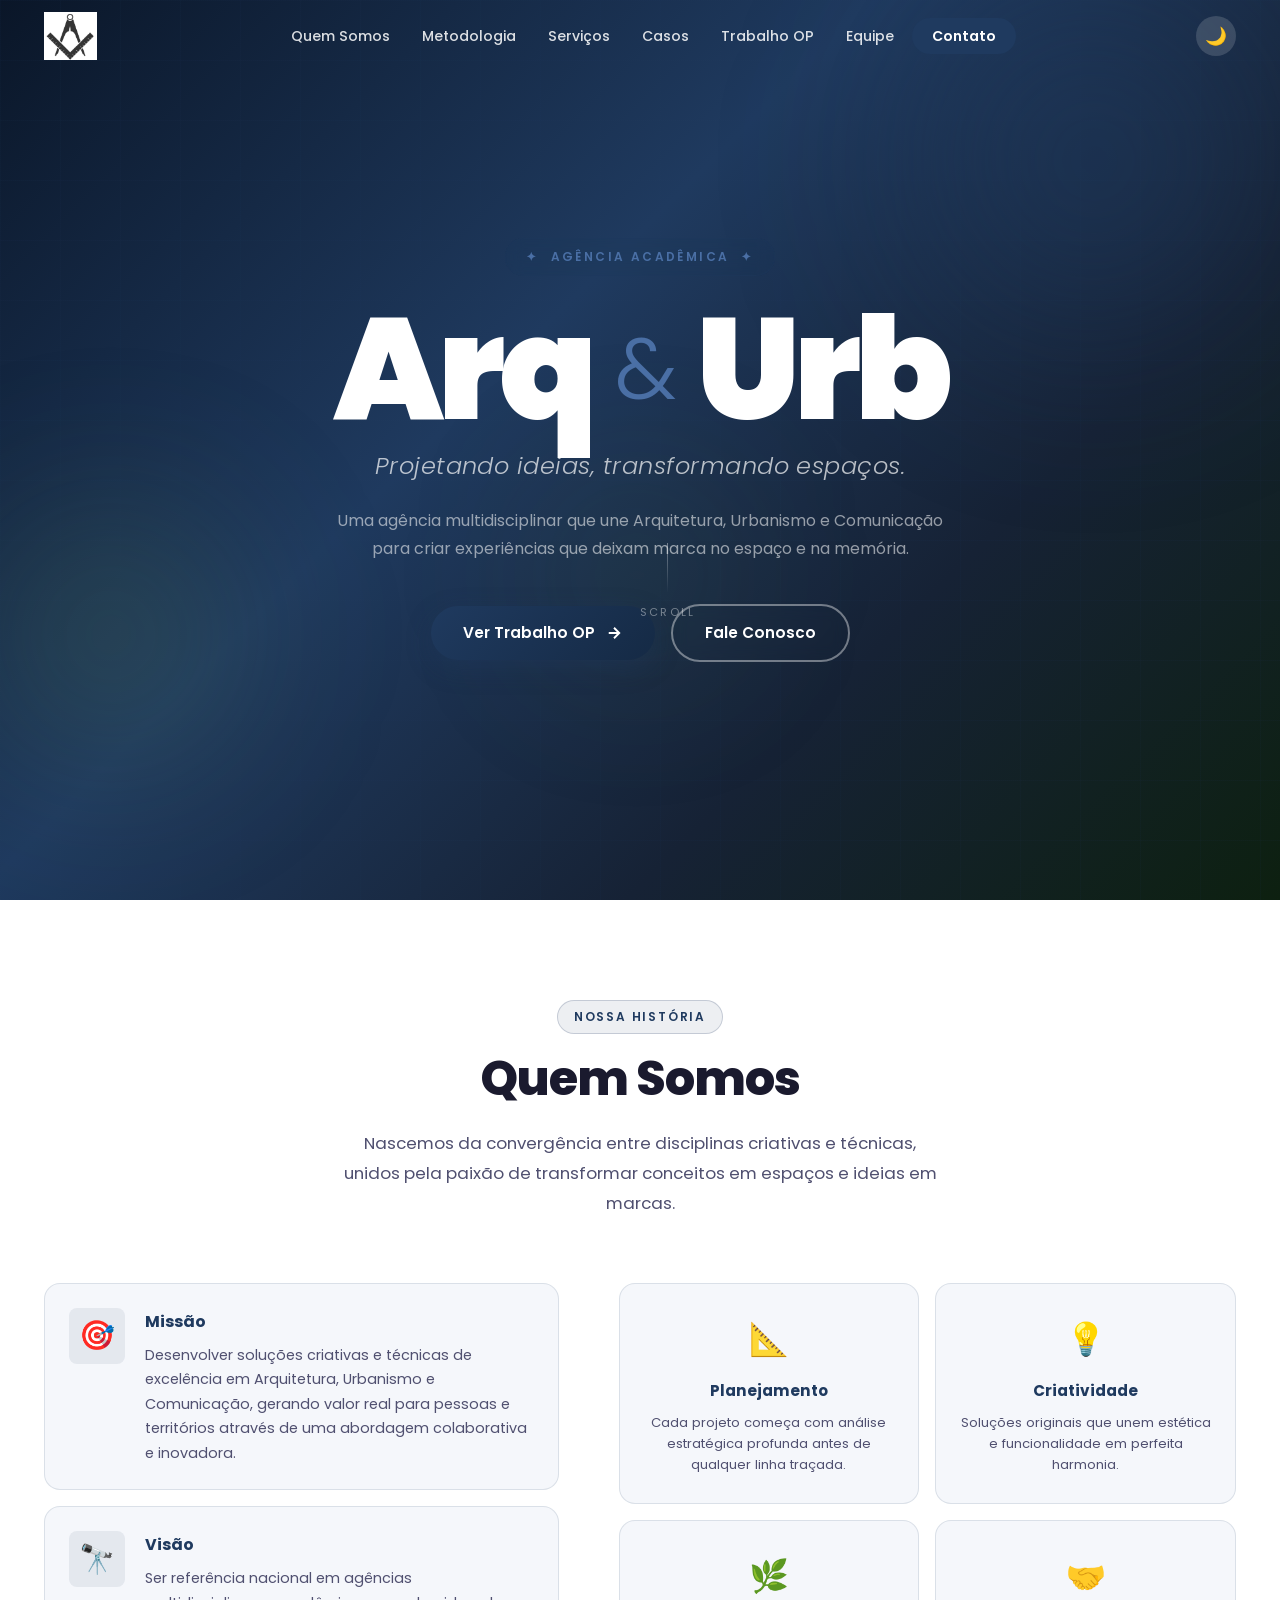
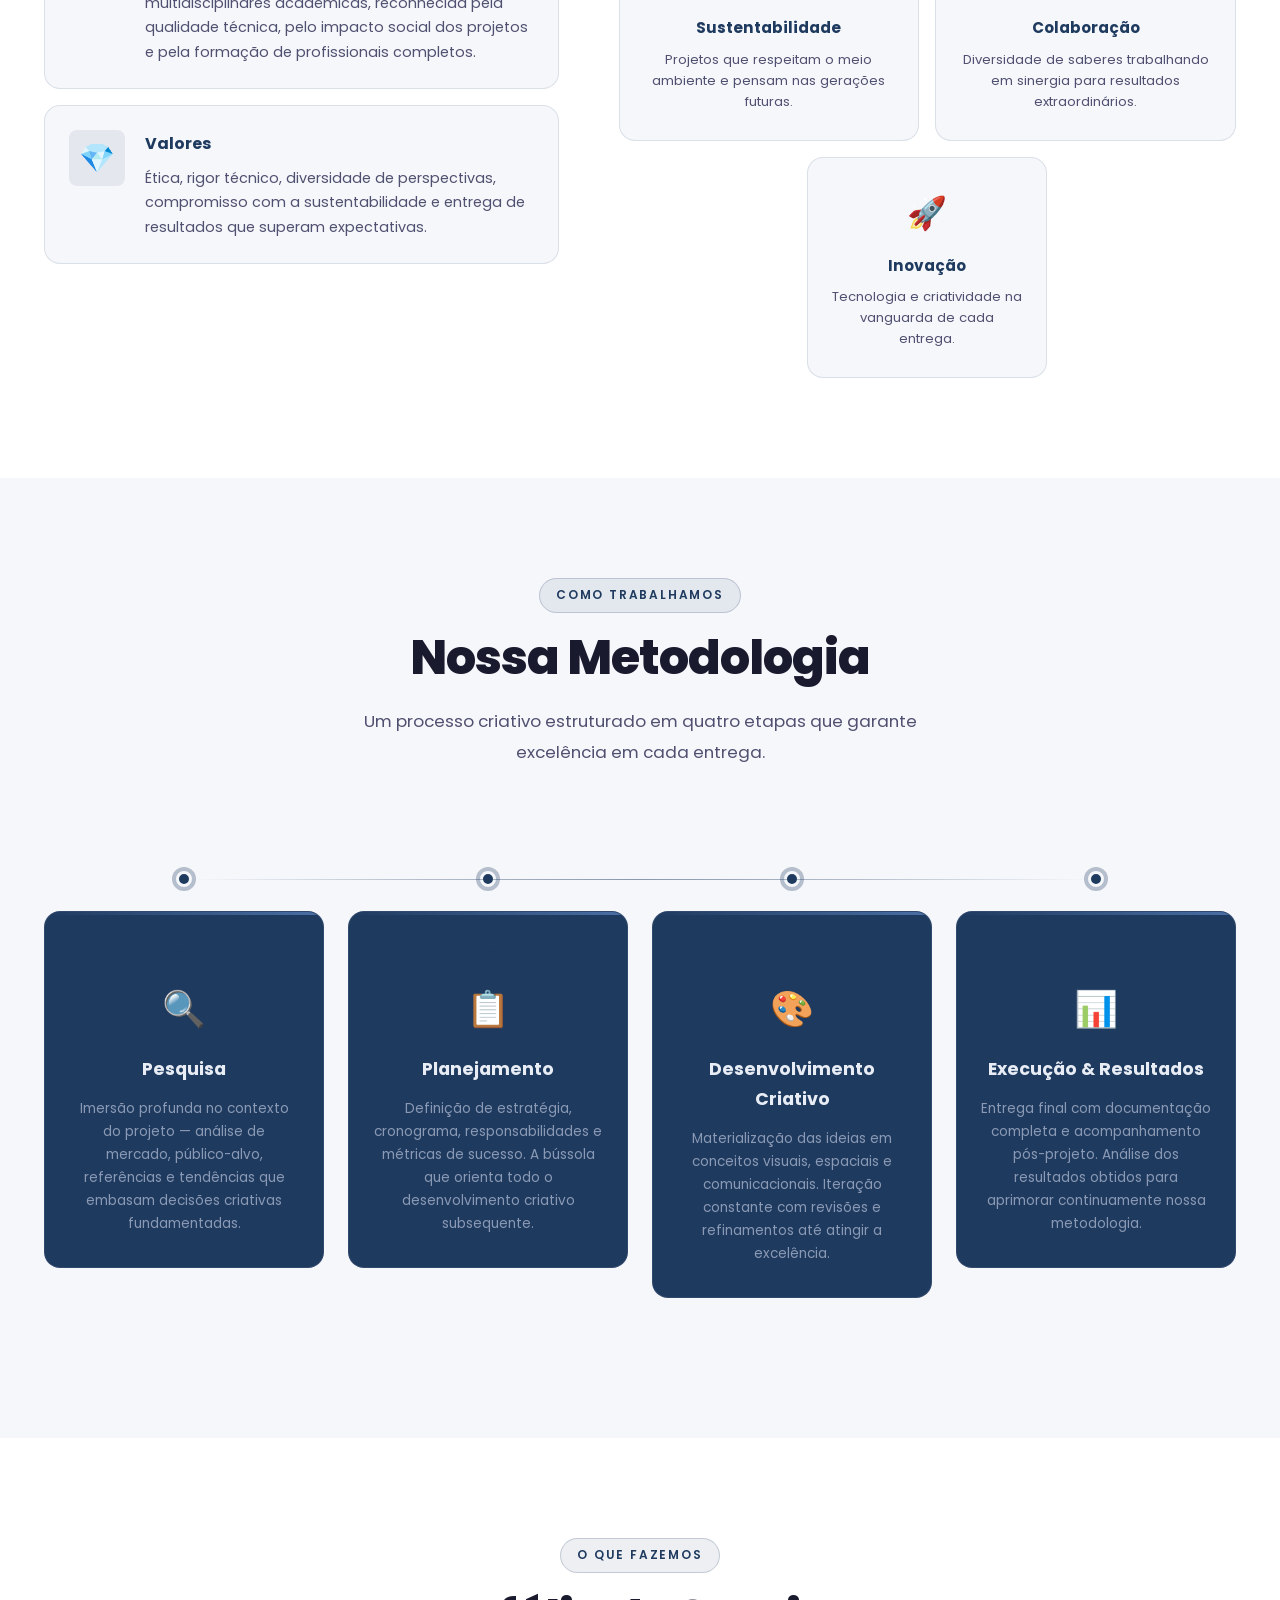
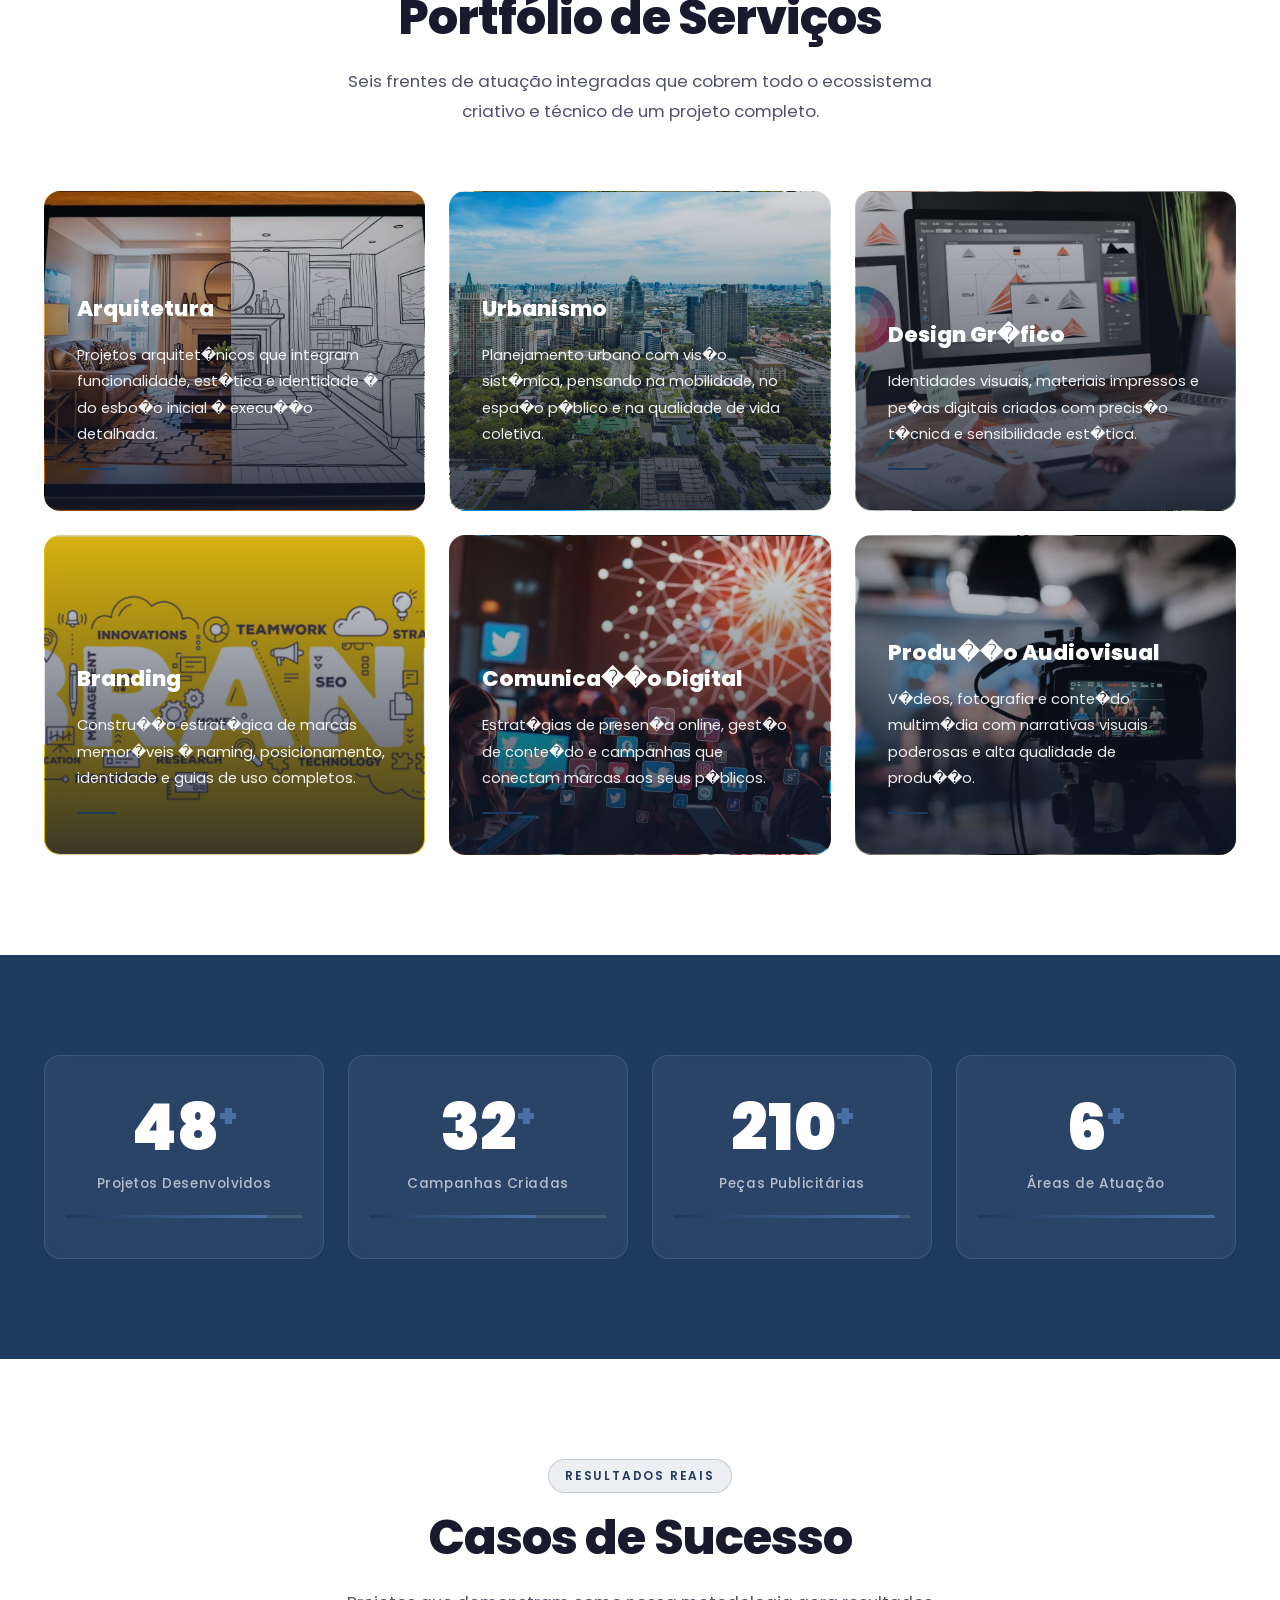
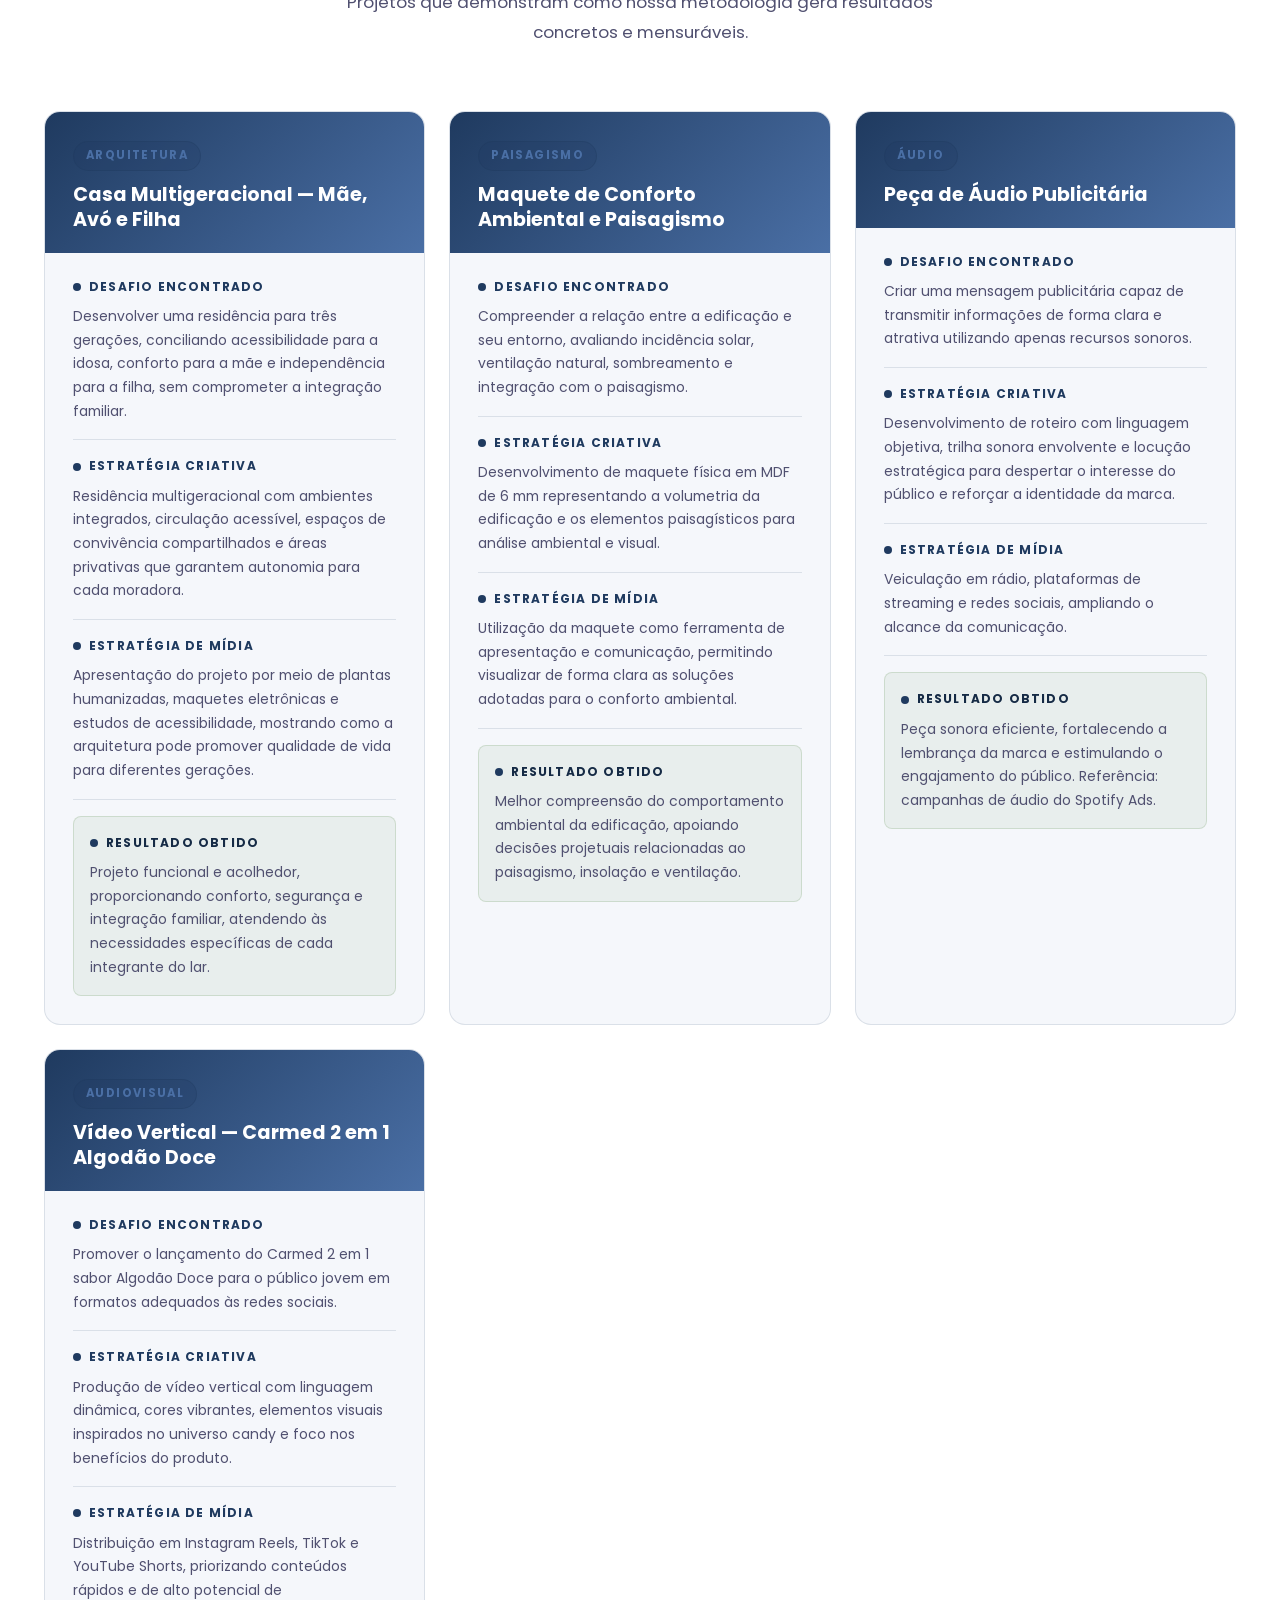
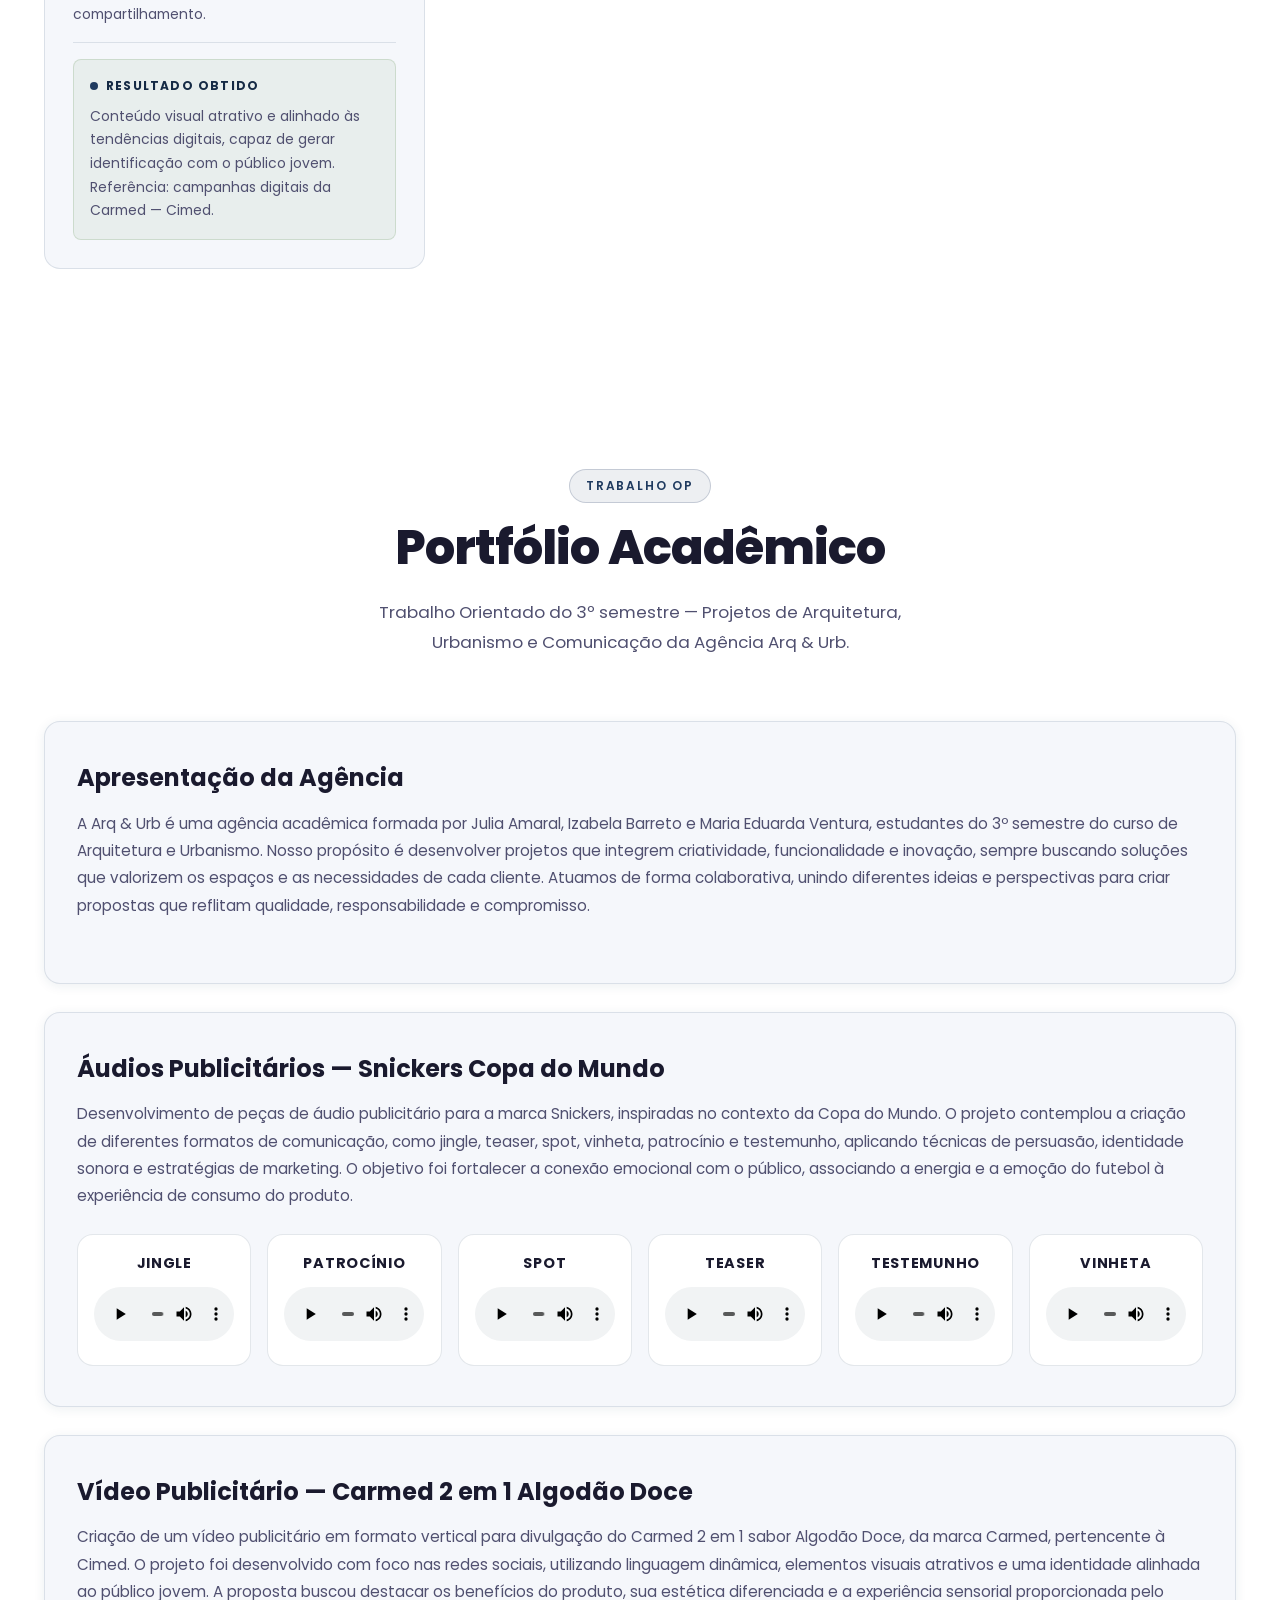
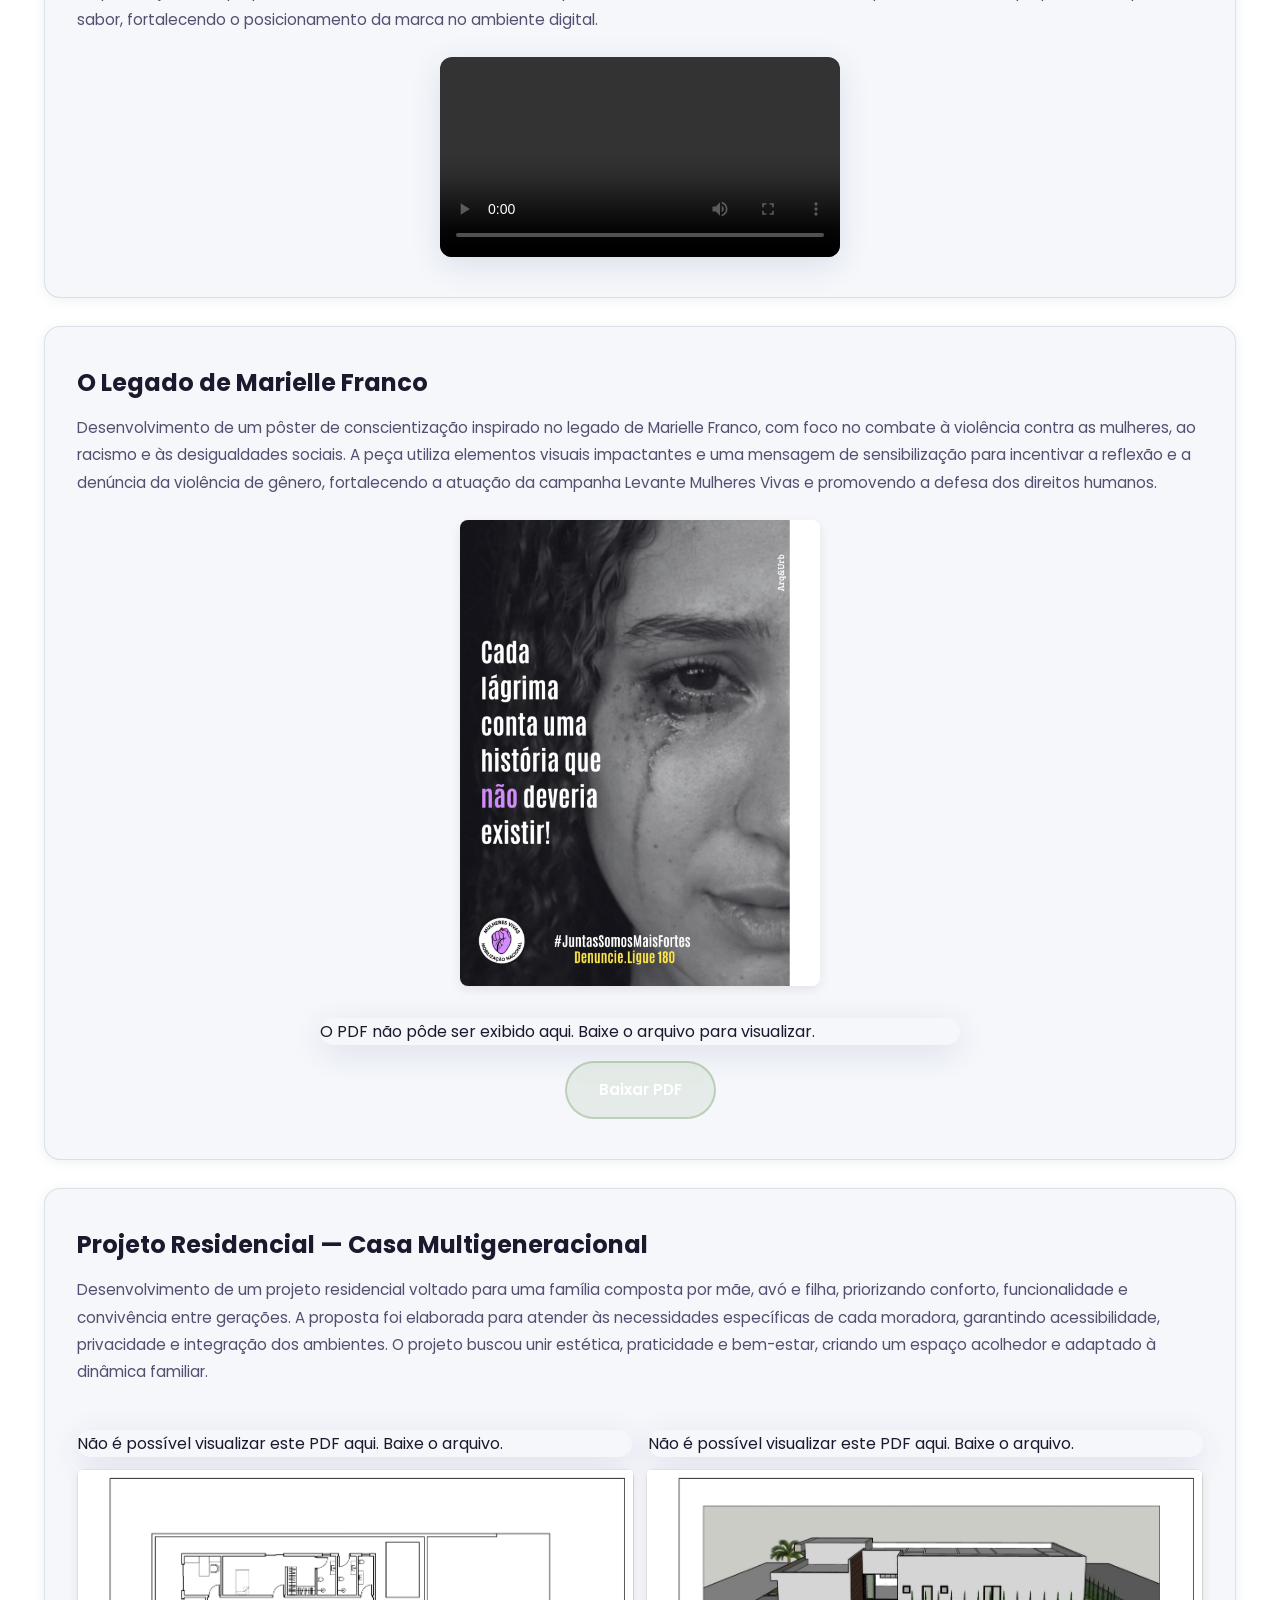
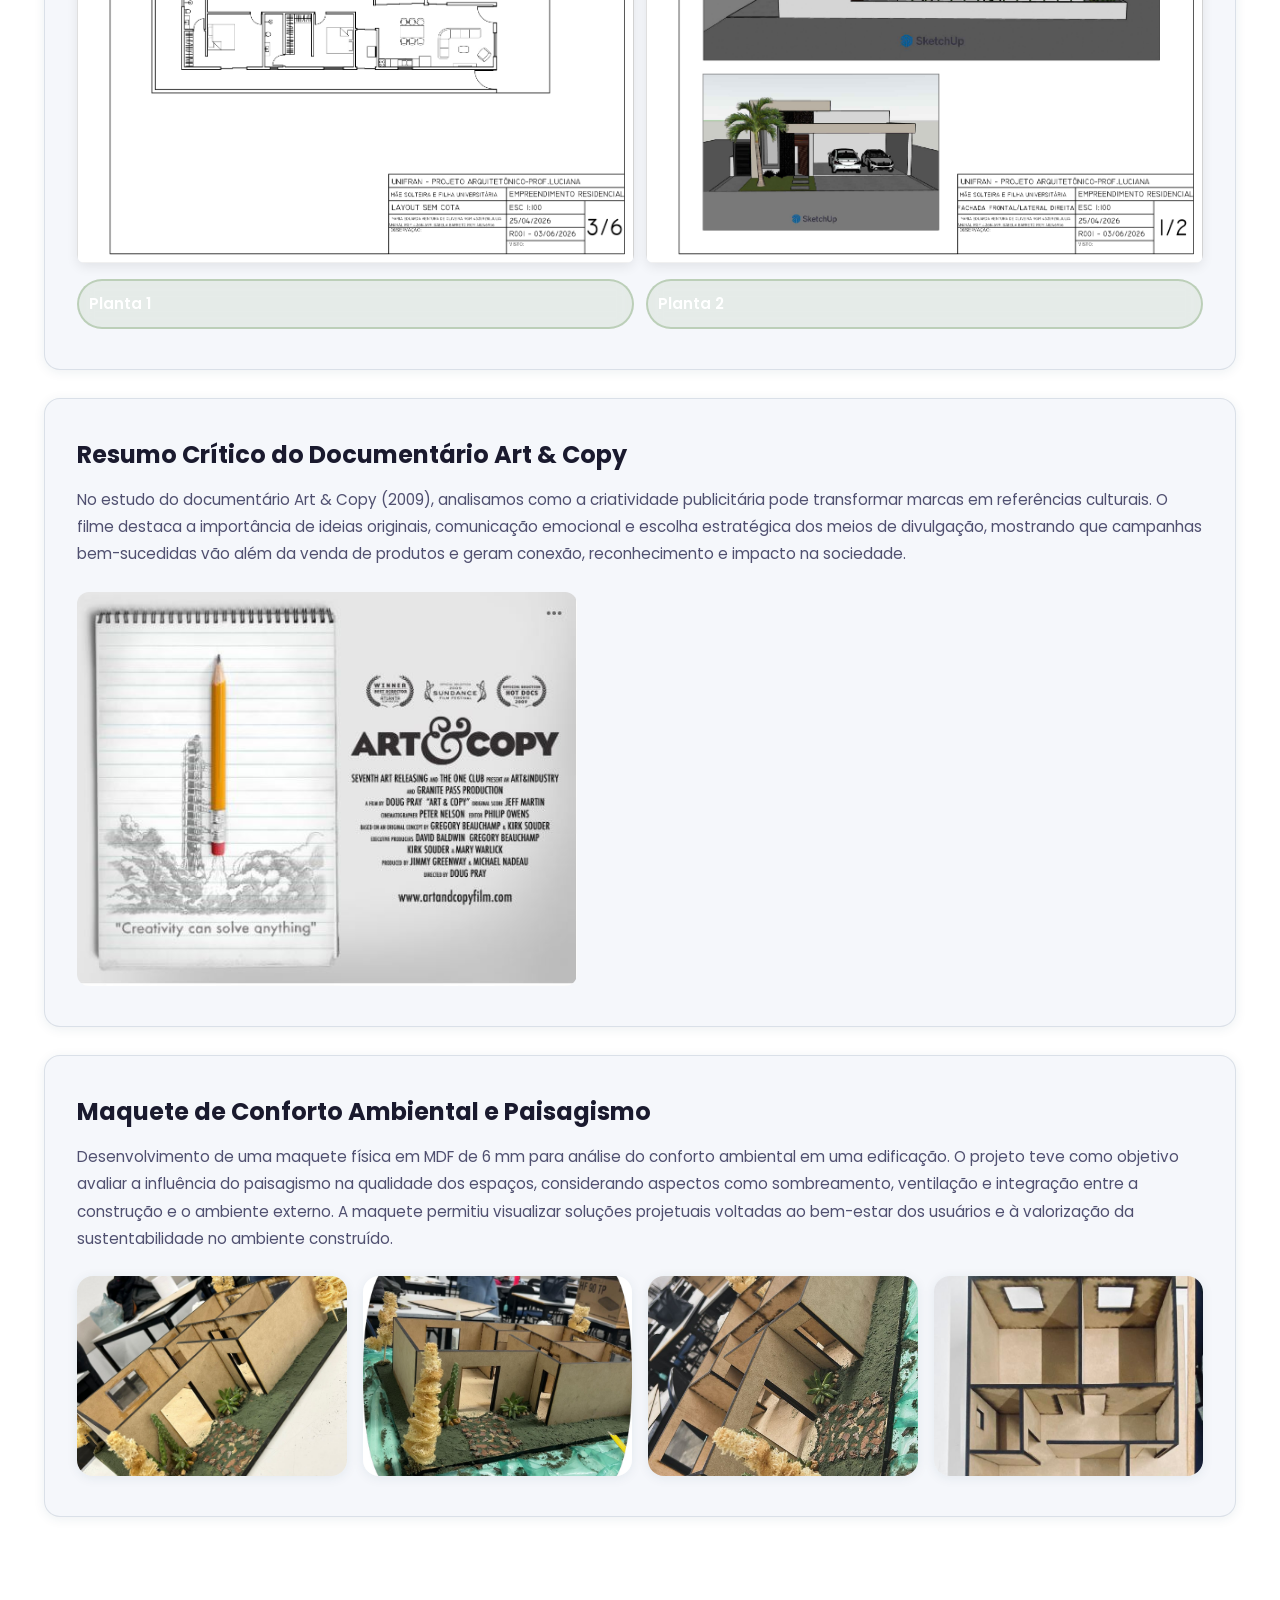
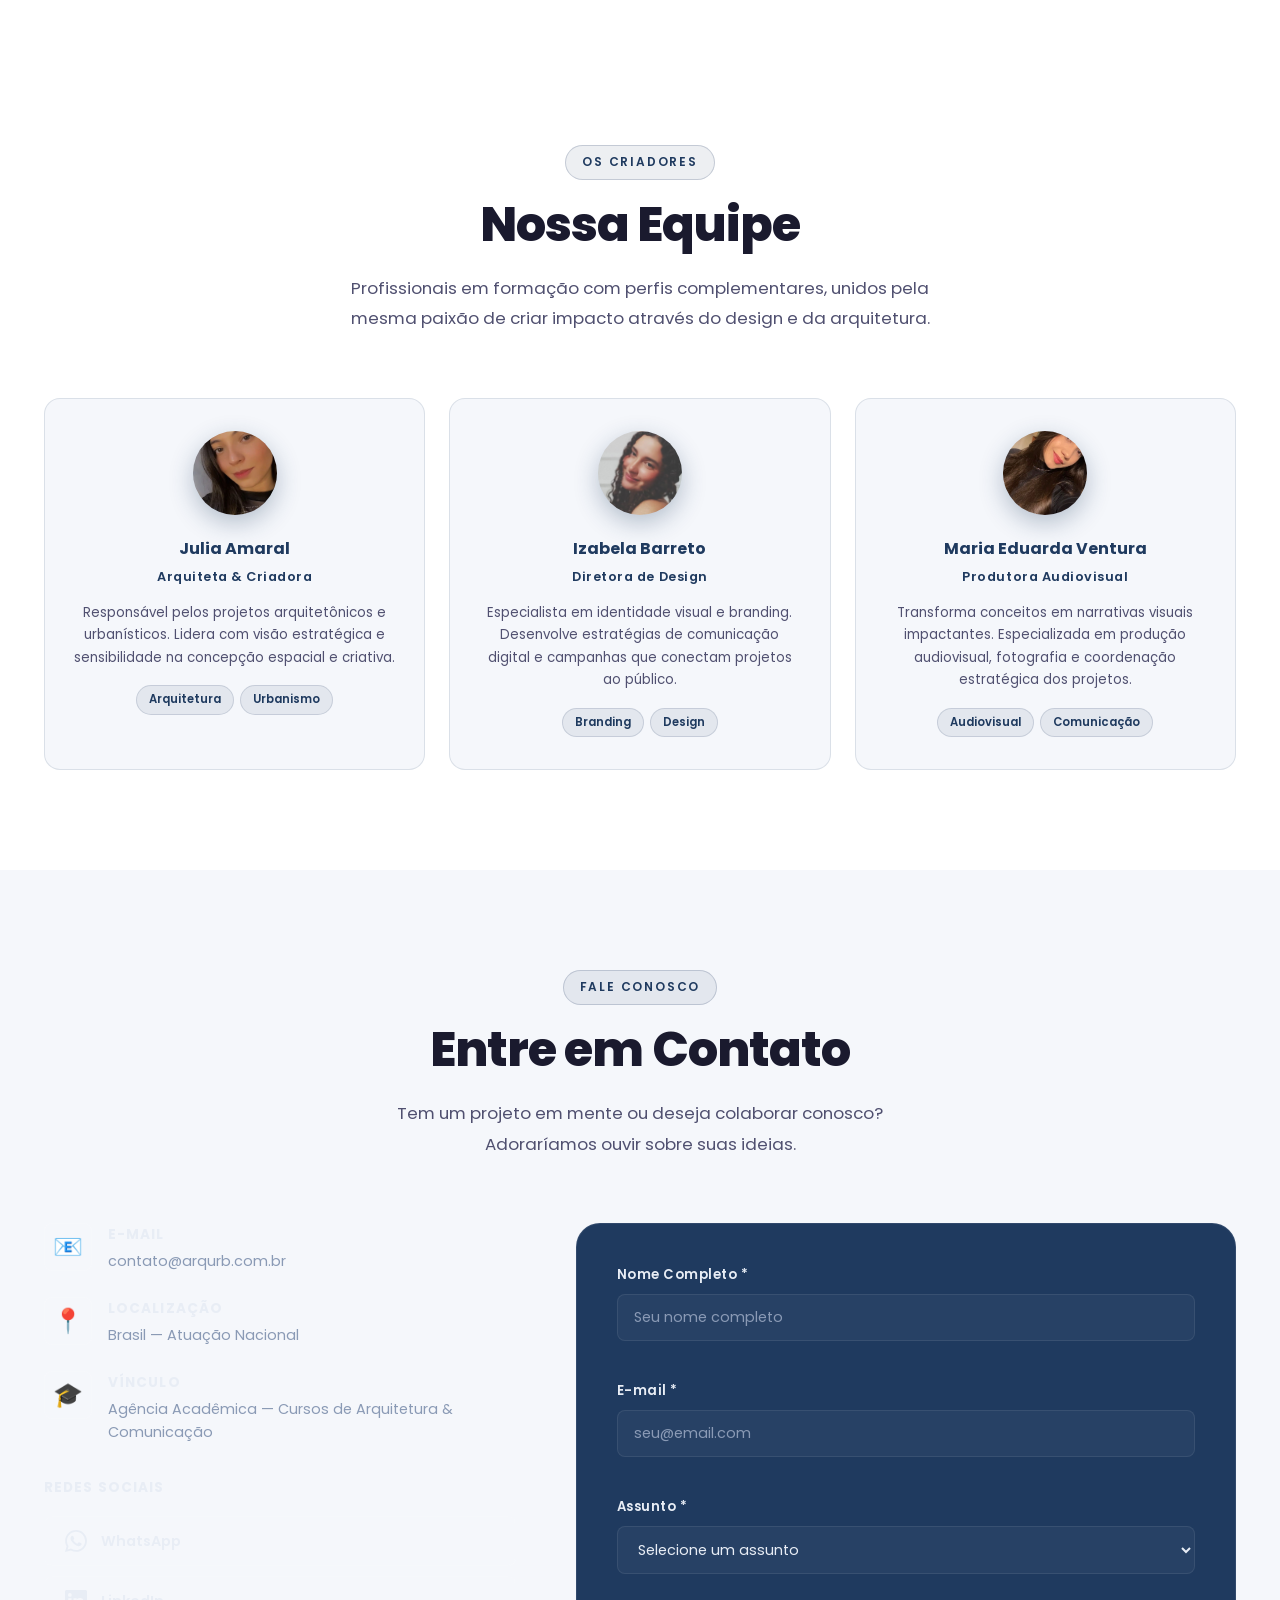
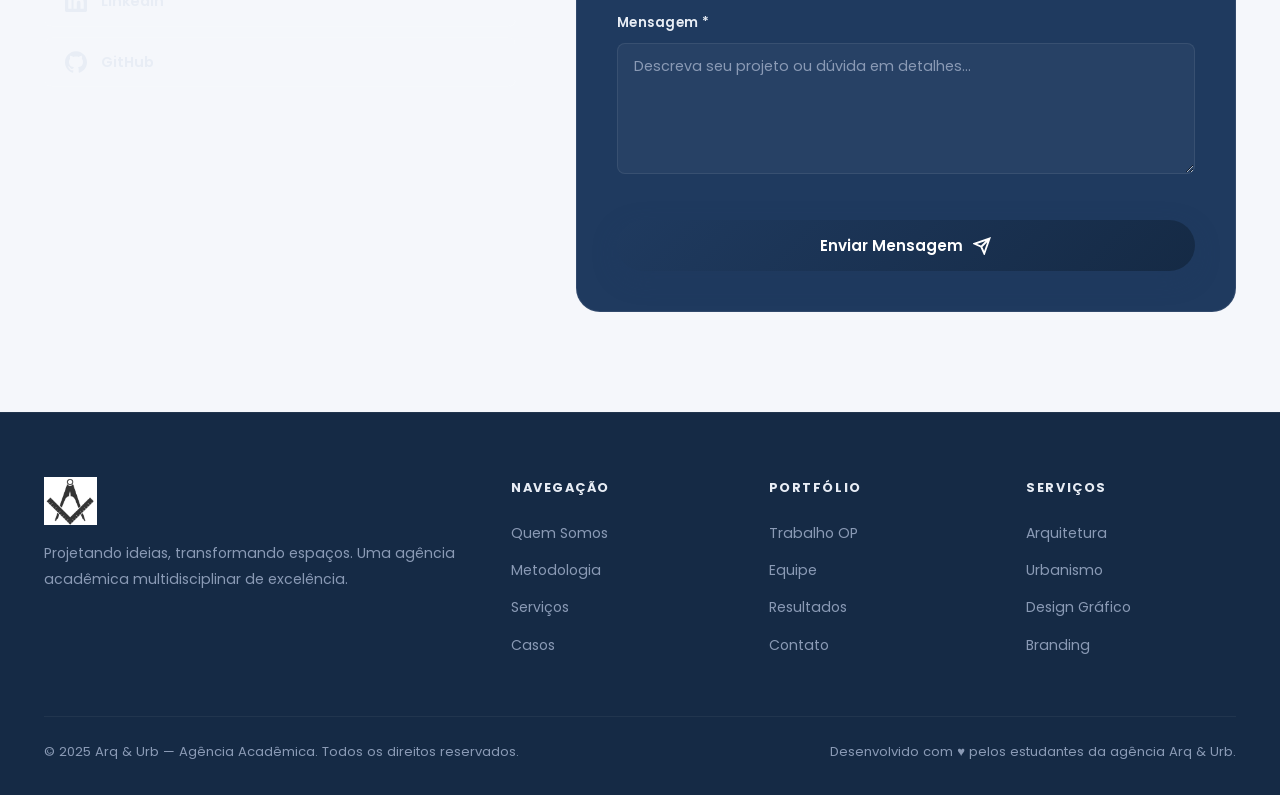
<file: index.html>
<!DOCTYPE html>
<html lang="pt-BR">
<head>
  <meta charset="UTF-8" />
  <meta http-equiv="Content-Type" content="text/html; charset=UTF-8" />
  <meta name="viewport" content="width=device-width, initial-scale=1.0" />
  <meta name="description" content="Arq & Urb – Agência acadêmica de Arquitetura, Urbanismo e Comunicação. Projetando ideias, transformando espaços." />
  <meta name="keywords" content="arquitetura, urbanismo, design gráfico, branding, comunicação digital, produção audiovisual" />
  <meta property="og:title" content="Arq & Urb | Projetando ideias, transformando espaços" />
  <meta property="og:description" content="Plataforma digital da agência Arq & Urb – portfólio de projetos acadêmicos e institucionais." />
  <meta property="og:type" content="website" />
  <title>Arq & Urb | Projetando ideias, transformando espaços</title>
  <link rel="preconnect" href="https://fonts.googleapis.com" />
  <link rel="preconnect" href="https://fonts.gstatic.com" crossorigin />
  <link href="https://fonts.googleapis.com/css2?family=Poppins:wght@300;400;500;600;700;800;900&display=swap" rel="stylesheet" />
  <link rel="stylesheet" href="style.css" />
</head>
<body>

  <!-- ========== NAVBAR ========== -->
  <nav class="navbar" id="navbar" role="navigation" aria-label="Menu principal">
    <div class="nav-container">
      <a href="#home" class="nav-logo" aria-label="Arq & Urb - Página inicial">
        <img src="trabalho-op/logo tipo arq e urb.jpeg" alt="Arq & Urb" style="max-height: 48px; width: auto; display: block;">
      </a>
      <ul class="nav-links" id="navLinks" role="list">
        <li><a href="#sobre" class="nav-link">Quem Somos</a></li>
        <li><a href="#metodologia" class="nav-link">Metodologia</a></li>
        <li><a href="#servicos" class="nav-link">Serviços</a></li>
        <li><a href="#cases" class="nav-link">Casos</a></li>
        <li><a href="#midia" class="nav-link">Trabalho OP</a></li>
        <li><a href="#equipe" class="nav-link">Equipe</a></li>
        <li><a href="#contato" class="nav-link nav-cta">Contato</a></li>
      </ul>
      <div class="nav-actions">
        <button class="dark-mode-toggle" id="darkModeToggle" aria-label="Alternar modo escuro" title="Modo Escuro">
          <span class="toggle-icon" id="toggleIcon">🌙</span>
        </button>
        <button class="hamburger" id="hamburger" aria-label="Abrir menu" aria-expanded="false">
          <span></span><span></span><span></span>
        </button>
      </div>
    </div>
  </nav>

  <!-- ========== HERO ========== -->
  <section class="hero" id="home" aria-label="Seção principal">
    <div class="hero-bg">
      <div class="hero-grid"></div>
      <div class="hero-orb hero-orb-1"></div>
      <div class="hero-orb hero-orb-2"></div>
      <div class="hero-orb hero-orb-3"></div>
    </div>
    <div class="hero-content">
      <div class="hero-badge reveal">
        <span>✦</span> Agência Acadêmica <span>✦</span>
      </div>
      <h1 class="hero-title reveal">
        <span class="title-line">Arq</span>
        <span class="title-amp">&amp;</span>
        <span class="title-line">Urb</span>
      </h1>
      <p class="hero-slogan reveal">Projetando ideias, transformando espaços.</p>
      <p class="hero-desc reveal">
        Uma agência multidisciplinar que une Arquitetura, Urbanismo e Comunicação<br />
        para criar experiências que deixam marca no espaço e na memória.
      </p>
      <div class="hero-ctas reveal">
        <a href="#midia" class="btn btn-primary" id="btnVerProjetos">
          <span>Ver Trabalho OP</span>
          <svg width="18" height="18" viewBox="0 0 24 24" fill="none" stroke="currentColor" stroke-width="2.5"><path d="M5 12h14M12 5l7 7-7 7"/></svg>
        </a>
        <a href="#contato" class="btn btn-outline" id="btnContato">
          <span>Fale Conosco</span>
        </a>
      </div>
      <div class="hero-scroll-indicator reveal">
        <div class="scroll-line"></div>
        <span>Scroll</span>
      </div>
    </div>
  </section>

  <!-- ========== QUEM SOMOS ========== -->
  <section class="section" id="sobre" aria-label="Quem somos">
    <div class="container">
      <div class="section-header reveal">
        <span class="section-tag">Nossa História</span>
        <h2 class="section-title">Quem Somos</h2>
        <p class="section-subtitle">
          Nascemos da convergência entre disciplinas criativas e técnicas, unidos pela
          paixão de transformar conceitos em espaços e ideias em marcas.
        </p>
      </div>

      <div class="about-grid">
        <div class="about-text reveal">
          <div class="about-block">
            <div class="about-block-icon">🎯</div>
            <div>
              <h3>Missão</h3>
              <p>Desenvolver soluções criativas e técnicas de excelência em Arquitetura, Urbanismo e Comunicação, gerando valor real para pessoas e territórios através de uma abordagem colaborativa e inovadora.</p>
            </div>
          </div>
          <div class="about-block">
            <div class="about-block-icon">🔭</div>
            <div>
              <h3>Visão</h3>
              <p>Ser referência nacional em agências multidisciplinares acadêmicas, reconhecida pela qualidade técnica, pelo impacto social dos projetos e pela formação de profissionais completos.</p>
            </div>
          </div>
          <div class="about-block">
            <div class="about-block-icon">💎</div>
            <div>
              <h3>Valores</h3>
              <p>Ética, rigor técnico, diversidade de perspectivas, compromisso com a sustentabilidade e entrega de resultados que superam expectativas.</p>
            </div>
          </div>
        </div>
        <div class="pillars-grid reveal">
          <div class="pillar-card">
            <div class="pillar-icon">📐</div>
            <h4>Planejamento</h4>
            <p>Cada projeto começa com análise estratégica profunda antes de qualquer linha traçada.</p>
          </div>
          <div class="pillar-card">
            <div class="pillar-icon">💡</div>
            <h4>Criatividade</h4>
            <p>Soluções originais que unem estética e funcionalidade em perfeita harmonia.</p>
          </div>
          <div class="pillar-card">
            <div class="pillar-icon">🌿</div>
            <h4>Sustentabilidade</h4>
            <p>Projetos que respeitam o meio ambiente e pensam nas gerações futuras.</p>
          </div>
          <div class="pillar-card">
            <div class="pillar-icon">🤝</div>
            <h4>Colaboração</h4>
            <p>Diversidade de saberes trabalhando em sinergia para resultados extraordinários.</p>
          </div>
          <div class="pillar-card pillar-center">
            <div class="pillar-icon">🚀</div>
            <h4>Inovação</h4>
            <p>Tecnologia e criatividade na vanguarda de cada entrega.</p>
          </div>
        </div>
      </div>
    </div>
  </section>

  <!-- ========== METODOLOGIA ========== -->
  <section class="section section-dark" id="metodologia" aria-label="Metodologia de trabalho">
    <div class="container">
      <div class="section-header reveal">
        <span class="section-tag">Como Trabalhamos</span>
        <h2 class="section-title">Nossa Metodologia</h2>
        <p class="section-subtitle">
          Um processo criativo estruturado em quatro etapas que garante excelência em cada entrega.
        </p>
      </div>
      <div class="timeline">
        <div class="timeline-line"></div>
        <div class="timeline-step reveal" data-step="01">
          <div class="step-dot"></div>
          <div class="step-card">
            <div class="step-number">01</div>
            <div class="step-icon">🔍</div>
            <h3>Pesquisa</h3>
            <p>Imersão profunda no contexto do projeto — análise de mercado, público-alvo, referências e tendências que embasam decisões criativas fundamentadas.</p>
          </div>
        </div>
        <div class="timeline-step reveal" data-step="02">
          <div class="step-dot"></div>
          <div class="step-card">
            <div class="step-number">02</div>
            <div class="step-icon">📋</div>
            <h3>Planejamento</h3>
            <p>Definição de estratégia, cronograma, responsabilidades e métricas de sucesso. A bússola que orienta todo o desenvolvimento criativo subsequente.</p>
          </div>
        </div>
        <div class="timeline-step reveal" data-step="03">
          <div class="step-dot"></div>
          <div class="step-card">
            <div class="step-number">03</div>
            <div class="step-icon">🎨</div>
            <h3>Desenvolvimento Criativo</h3>
            <p>Materialização das ideias em conceitos visuais, espaciais e comunicacionais. Iteração constante com revisões e refinamentos até atingir a excelência.</p>
          </div>
        </div>
        <div class="timeline-step reveal" data-step="04">
          <div class="step-dot"></div>
          <div class="step-card">
            <div class="step-number">04</div>
            <div class="step-icon">📊</div>
            <h3>Execução & Resultados</h3>
            <p>Entrega final com documentação completa e acompanhamento pós-projeto. Análise dos resultados obtidos para aprimorar continuamente nossa metodologia.</p>
          </div>
        </div>
      </div>
    </div>
  </section>

  <!-- ========== SERVIÇOS ========== -->
  <section class="section" id="servicos" aria-label="Portfólio de serviços">
    <div class="container">
      <div class="section-header reveal">
        <span class="section-tag">O Que Fazemos</span>
        <h2 class="section-title">Portfólio de Serviços</h2>
        <p class="section-subtitle">
          Seis frentes de atuação integradas que cobrem todo o ecossistema criativo e técnico de um projeto completo.
        </p>
      </div>
      <div class="services-grid">
        <div class="service-card reveal" id="servArquitetura">
          <div class="service-icon-wrap">
            <div class="service-icon">🏛️</div>
          </div>
          <h3>Arquitetura</h3>
          <p>Projetos arquitet�nicos que integram funcionalidade, est�tica e identidade � do esbo�o inicial � execu��o detalhada.</p>
          <div class="service-line"></div>
        </div>
        <div class="service-card reveal" id="servUrbanismo">
          <div class="service-icon-wrap">
            <div class="service-icon">🌆</div>
          </div>
          <h3>Urbanismo</h3>
          <p>Planejamento urbano com vis�o sist�mica, pensando na mobilidade, no espa�o p�blico e na qualidade de vida coletiva.</p>
          <div class="service-line"></div>
        </div>
        <div class="service-card reveal" id="servDesign">
          <div class="service-icon-wrap">
            <div class="service-icon">✏️</div>
          </div>
          <h3>Design Gr�fico</h3>
          <p>Identidades visuais, materiais impressos e pe�as digitais criados com precis�o t�cnica e sensibilidade est�tica.</p>
          <div class="service-line"></div>
        </div>
        <div class="service-card reveal" id="servBranding">
          <div class="service-icon-wrap">
            <div class="service-icon">💼</div>
          </div>
          <h3>Branding</h3>
          <p>Constru��o estrat�gica de marcas memor�veis � naming, posicionamento, identidade e guias de uso completos.</p>
          <div class="service-line"></div>
        </div>
        <div class="service-card reveal" id="servDigital">
          <div class="service-icon-wrap">
            <div class="service-icon">📱</div>
          </div>
          <h3>Comunica��o Digital</h3>
          <p>Estrat�gias de presen�a online, gest�o de conte�do e campanhas que conectam marcas aos seus p�blicos.</p>
          <div class="service-line"></div>
        </div>
        <div class="service-card reveal" id="servAudiovisual">
          <div class="service-icon-wrap">
            <div class="service-icon">🎬</div>
          </div>
          <h3>Produ��o Audiovisual</h3>
          <p>V�deos, fotografia e conte�do multim�dia com narrativas visuais poderosas e alta qualidade de produ��o.</p>
          <div class="service-line"></div>
        </div>
      </div>
    </div>
  </section>

  <!-- ========== INDICADORES ========== -->
  <section class="section section-accent" id="indicadores" aria-label="Indicadores de resultado">
    <div class="container">
      <div class="stats-grid">
        <div class="stat-card reveal" id="statProjetos">
          <div class="stat-number" data-target="48">0</div>
          <div class="stat-label">Projetos Desenvolvidos</div>
          <div class="stat-bar"><div class="stat-bar-fill" style="width:85%"></div></div>
        </div>
        <div class="stat-card reveal" id="statCampanhas">
          <div class="stat-number" data-target="32">0</div>
          <div class="stat-label">Campanhas Criadas</div>
          <div class="stat-bar"><div class="stat-bar-fill" style="width:70%"></div></div>
        </div>
        <div class="stat-card reveal" id="statPecas">
          <div class="stat-number" data-target="210">0</div>
          <div class="stat-label">Peças Publicitárias</div>
          <div class="stat-bar"><div class="stat-bar-fill" style="width:95%"></div></div>
        </div>
        <div class="stat-card reveal" id="statAreas">
          <div class="stat-number" data-target="6">0</div>
          <div class="stat-label">Áreas de Atuação</div>
          <div class="stat-bar"><div class="stat-bar-fill" style="width:100%"></div></div>
        </div>
      </div>
    </div>
  </section>

  <!-- ========== CASES ========== -->
  <section class="section" id="cases" aria-label="Casos de sucesso">
    <div class="container">
      <div class="section-header reveal">
        <span class="section-tag">Resultados Reais</span>
        <h2 class="section-title">Casos de Sucesso</h2>
        <p class="section-subtitle">
          Projetos que demonstram como nossa metodologia gera resultados concretos e mensuráveis.
        </p>
      </div>
      <div class="cases-grid">

        <!-- Case 1 -->
        <div class="case-card reveal" id="case1">
          <div class="case-header">
            <div class="case-tag">Arquitetura</div>
            <h3 class="case-title">Casa Multigeracional — Mãe, Avó e Filha</h3>
          </div>
          <div class="case-body">
            <div class="case-item">
              <div class="case-label">
                <span class="case-dot"></span> Desafio Encontrado
              </div>
              <p>Desenvolver uma residência para três gerações, conciliando acessibilidade para a idosa, conforto para a mãe e independência para a filha, sem comprometer a integração familiar.</p>
            </div>
            <div class="case-item">
              <div class="case-label">
                <span class="case-dot"></span> Estratégia Criativa
              </div>
              <p>Residência multigeracional com ambientes integrados, circulação acessível, espaços de convivência compartilhados e áreas privativas que garantem autonomia para cada moradora.</p>
            </div>
            <div class="case-item">
              <div class="case-label">
                <span class="case-dot"></span> Estratégia de Mídia
              </div>
              <p>Apresentação do projeto por meio de plantas humanizadas, maquetes eletrônicas e estudos de acessibilidade, mostrando como a arquitetura pode promover qualidade de vida para diferentes gerações.</p>
            </div>
            <div class="case-result">
              <div class="case-label">
                <span class="case-dot case-dot-green"></span> Resultado Obtido
              </div>
              <p>Projeto funcional e acolhedor, proporcionando conforto, segurança e integração familiar, atendendo às necessidades específicas de cada integrante do lar.</p>
            </div>
          </div>
        </div>

        <!-- Case 2 -->
        <div class="case-card reveal" id="case2">
          <div class="case-header">
            <div class="case-tag">Paisagismo</div>
            <h3 class="case-title">Maquete de Conforto Ambiental e Paisagismo</h3>
          </div>
          <div class="case-body">
            <div class="case-item">
              <div class="case-label">
                <span class="case-dot"></span> Desafio Encontrado
              </div>
              <p>Compreender a relação entre a edificação e seu entorno, avaliando incidência solar, ventilação natural, sombreamento e integração com o paisagismo.</p>
            </div>
            <div class="case-item">
              <div class="case-label">
                <span class="case-dot"></span> Estratégia Criativa
              </div>
              <p>Desenvolvimento de maquete física em MDF de 6 mm representando a volumetria da edificação e os elementos paisagísticos para análise ambiental e visual.</p>
            </div>
            <div class="case-item">
              <div class="case-label">
                <span class="case-dot"></span> Estratégia de Mídia
              </div>
              <p>Utilização da maquete como ferramenta de apresentação e comunicação, permitindo visualizar de forma clara as soluções adotadas para o conforto ambiental.</p>
            </div>
            <div class="case-result">
              <div class="case-label">
                <span class="case-dot case-dot-green"></span> Resultado Obtido
              </div>
              <p>Melhor compreensão do comportamento ambiental da edificação, apoiando decisões projetuais relacionadas ao paisagismo, insolação e ventilação.</p>
            </div>
          </div>
        </div>

        <!-- Case 3 -->
        <div class="case-card reveal" id="case3">
          <div class="case-header">
            <div class="case-tag">Áudio</div>
            <h3 class="case-title">Peça de Áudio Publicitária</h3>
          </div>
          <div class="case-body">
            <div class="case-item">
              <div class="case-label">
                <span class="case-dot"></span> Desafio Encontrado
              </div>
              <p>Criar uma mensagem publicitária capaz de transmitir informações de forma clara e atrativa utilizando apenas recursos sonoros.</p>
            </div>
            <div class="case-item">
              <div class="case-label">
                <span class="case-dot"></span> Estratégia Criativa
              </div>
              <p>Desenvolvimento de roteiro com linguagem objetiva, trilha sonora envolvente e locução estratégica para despertar o interesse do público e reforçar a identidade da marca.</p>
            </div>
            <div class="case-item">
              <div class="case-label">
                <span class="case-dot"></span> Estratégia de Mídia
              </div>
              <p>Veiculação em rádio, plataformas de streaming e redes sociais, ampliando o alcance da comunicação.</p>
            </div>
            <div class="case-result">
              <div class="case-label">
                <span class="case-dot case-dot-green"></span> Resultado Obtido
              </div>
              <p>Peça sonora eficiente, fortalecendo a lembrança da marca e estimulando o engajamento do público. Referência: campanhas de áudio do Spotify Ads.</p>
            </div>
          </div>
        </div>

        <!-- Case 4 -->
        <div class="case-card reveal" id="case4">
          <div class="case-header">
            <div class="case-tag">Audiovisual</div>
            <h3 class="case-title">Vídeo Vertical — Carmed 2 em 1 Algodão Doce</h3>
          </div>
          <div class="case-body">
            <div class="case-item">
              <div class="case-label">
                <span class="case-dot"></span> Desafio Encontrado
              </div>
              <p>Promover o lançamento do Carmed 2 em 1 sabor Algodão Doce para o público jovem em formatos adequados às redes sociais.</p>
            </div>
            <div class="case-item">
              <div class="case-label">
                <span class="case-dot"></span> Estratégia Criativa
              </div>
              <p>Produção de vídeo vertical com linguagem dinâmica, cores vibrantes, elementos visuais inspirados no universo candy e foco nos benefícios do produto.</p>
            </div>
            <div class="case-item">
              <div class="case-label">
                <span class="case-dot"></span> Estratégia de Mídia
              </div>
              <p>Distribuição em Instagram Reels, TikTok e YouTube Shorts, priorizando conteúdos rápidos e de alto potencial de compartilhamento.</p>
            </div>
            <div class="case-result">
              <div class="case-label">
                <span class="case-dot case-dot-green"></span> Resultado Obtido
              </div>
              <p>Conteúdo visual atrativo e alinhado às tendências digitais, capaz de gerar identificação com o público jovem. Referência: campanhas digitais da Carmed — Cimed.</p>
            </div>
          </div>
        </div>

      </div>
    </div>
  </section>

  <!-- ========== TRABALHO OP ========== -->
  <section class="section" id="midia" aria-label="Trabalho OP">
    <div class="container">
      <div class="section-header reveal">
        <span class="section-tag">Trabalho OP</span>
        <h2 class="section-title">Portfólio Acadêmico</h2>
        <p class="section-subtitle">
          Trabalho Orientado do 3º semestre — Projetos de Arquitetura, Urbanismo e Comunicação da Agência Arq & Urb.
        </p>
      </div>

      <!-- APRESENTAÇÃO DA AGÊNCIA -->
      <div class="project-section reveal">
        <h3 class="project-section-title">Apresentação da Agência</h3>
        <p class="project-section-text">
          A Arq & Urb é uma agência acadêmica formada por Julia Amaral, Izabela Barreto e Maria Eduarda Ventura, estudantes do 3º semestre do curso de Arquitetura e Urbanismo. Nosso propósito é desenvolver projetos que integrem criatividade, funcionalidade e inovação, sempre buscando soluções que valorizem os espaços e as necessidades de cada cliente. Atuamos de forma colaborativa, unindo diferentes ideias e perspectivas para criar propostas que reflitam qualidade, responsabilidade e compromisso.
        </p>
      </div>

      <!-- ÁUDIOS PUBLICITÁRIOS - SNICKERS -->
      <div class="project-section reveal">
        <h3 class="project-section-title">Áudios Publicitários — Snickers Copa do Mundo</h3>
        <p class="project-section-text">
          Desenvolvimento de peças de áudio publicitário para a marca Snickers, inspiradas no contexto da Copa do Mundo. O projeto contemplou a criação de diferentes formatos de comunicação, como jingle, teaser, spot, vinheta, patrocínio e testemunho, aplicando técnicas de persuasão, identidade sonora e estratégias de marketing. O objetivo foi fortalecer a conexão emocional com o público, associando a energia e a emoção do futebol à experiência de consumo do produto.
        </p>
        <div class="audio-grid">
          <div class="audio-card">
            <h4>Jingle</h4>
            <audio controls src="trabalho-op/JINGLE.mp3"></audio>
          </div>
          <div class="audio-card">
            <h4>Patrocínio</h4>
            <audio controls src="trabalho-op/POATROCINIO.mp3"></audio>
          </div>
          <div class="audio-card">
            <h4>Spot</h4>
            <audio controls src="trabalho-op/SPOT.mp3"></audio>
          </div>
          <div class="audio-card">
            <h4>Teaser</h4>
            <audio controls src="trabalho-op/TEASER.mp3"></audio>
          </div>
          <div class="audio-card">
            <h4>Testemunho</h4>
            <audio controls src="trabalho-op/TESTEMUNHO.mp3"></audio>
          </div>
          <div class="audio-card">
            <h4>Vinheta</h4>
            <audio controls src="trabalho-op/VINHETA.mp3"></audio>
          </div>
        </div>
      </div>

      <!-- VÍDEO PUBLICITÁRIO - CARMED -->
      <div class="project-section reveal">
        <h3 class="project-section-title">Vídeo Publicitário — Carmed 2 em 1 Algodão Doce</h3>
        <p class="project-section-text">
          Criação de um vídeo publicitário em formato vertical para divulgação do Carmed 2 em 1 sabor Algodão Doce, da marca Carmed, pertencente à Cimed. O projeto foi desenvolvido com foco nas redes sociais, utilizando linguagem dinâmica, elementos visuais atrativos e uma identidade alinhada ao público jovem. A proposta buscou destacar os benefícios do produto, sua estética diferenciada e a experiência sensorial proporcionada pelo sabor, fortalecendo o posicionamento da marca no ambiente digital.
        </p>
        <div class="video-container">
          <video controls playsinline preload="metadata" width="100%" style="max-width: 400px; border-radius: 12px;">
            <source src="trabalho-op/carmed.mov" type="video/quicktime">
            Seu navegador não suporta vídeo.
          </video>
        </div>
      </div>

      <!-- PROJETO GRÁFICO - MARIELLE FRANCO -->
      <div class="project-section reveal">
        <h3 class="project-section-title">O Legado de Marielle Franco</h3>
        <p class="project-section-text">
          Desenvolvimento de um pôster de conscientização inspirado no legado de Marielle Franco, com foco no combate à violência contra as mulheres, ao racismo e às desigualdades sociais. A peça utiliza elementos visuais impactantes e uma mensagem de sensibilização para incentivar a reflexão e a denúncia da violência de gênero, fortalecendo a atuação da campanha Levante Mulheres Vivas e promovendo a defesa dos direitos humanos.
        </p>
        <div class="single-image-container">
          <div class="image-preview" style="max-width:360px; margin-bottom:12px;">
            <a href="trabalho-op/Pôster Marielle Franco. Lutas e legado..pdf" target="_blank" rel="noopener">
              <img src="trabalho-op/projetoMarielle Franco. Lutas e legado._page-0001.jpg" alt="Pôster Marielle" style="width:100%; border-radius:8px; box-shadow:0 4px 12px rgba(0,0,0,0.08);">
            </a>
          </div>
          <div class="pdf-preview">
            <object data="trabalho-op/Pôster Marielle Franco. Lutas e legado..pdf" type="application/pdf" width="100%" height="520">
              <p>O PDF não pôde ser exibido aqui. <a href="trabalho-op/Pôster Marielle Franco. Lutas e legado..pdf" download="Poster-Marielle-Franco.pdf">Baixe o arquivo</a> para visualizar.</p>
            </object>
          </div>
          <a href="trabalho-op/Pôster Marielle Franco. Lutas e legado..pdf" download="Poster-Marielle-Franco.pdf" class="btn btn-outline" style="margin-top: 16px; display: inline-block; background: rgba(92,138,75,0.1); border-color: rgba(92,138,75,0.3);">Baixar PDF</a>
        </div>
      </div>

      <!-- PROJETO ARQUITETÔNICO - CASA MULTIGENERACIONAL -->
      <div class="project-section reveal">
        <h3 class="project-section-title">Projeto Residencial — Casa Multigeneracional</h3>
        <p class="project-section-text">
          Desenvolvimento de um projeto residencial voltado para uma família composta por mãe, avó e filha, priorizando conforto, funcionalidade e convivência entre gerações. A proposta foi elaborada para atender às necessidades específicas de cada moradora, garantindo acessibilidade, privacidade e integração dos ambientes. O projeto buscou unir estética, praticidade e bem-estar, criando um espaço acolhedor e adaptado à dinâmica familiar.
        </p>
        <div class="project-images pdf-grid">
          <div class="pdf-card">
            <object data="trabalho-op/Desenho planta baixa atualizada td-FOLHA A3 (3).pdf" type="application/pdf" width="100%" height="320">
              <p>Não é possível visualizar este PDF aqui. <a href="trabalho-op/Desenho planta baixa atualizada td-FOLHA A3 (3).pdf" download="Planta-Baixa-1.pdf">Baixe o arquivo</a>.</p>
            </object>
          </div>
          <div class="pdf-card">
            <object data="trabalho-op/Desenho planta baixa atualizada td-FOLHA A3 (7).pdf" type="application/pdf" width="100%" height="320">
              <p>Não é possível visualizar este PDF aqui. <a href="trabalho-op/Desenho planta baixa atualizada td-FOLHA A3 (7).pdf" download="Planta-Baixa-2.pdf">Baixe o arquivo</a>.</p>
            </object>
          </div>
        </div>
        <div class="image-grid-mini" style="display:grid; grid-template-columns: 1fr 1fr; gap:12px; margin-top:12px;">
          <a href="trabalho-op/Desenho planta baixa atualizada td-FOLHA A3 (3).pdf" target="_blank" rel="noopener">
            <img src="trabalho-op/projeto residencial (1).jpg" alt="Projeto Residencial 1" style="width:100%; border-radius:8px; box-shadow:0 4px 12px rgba(0,0,0,0.08);">
          </a>
          <a href="trabalho-op/Desenho planta baixa atualizada td-FOLHA A3 (7).pdf" target="_blank" rel="noopener">
            <img src="trabalho-op/projeto residencial (2).jpg" alt="Projeto Residencial 2" style="width:100%; border-radius:8px; box-shadow:0 4px 12px rgba(0,0,0,0.08);">
          </a>
        </div>
        <div style="display: grid; grid-template-columns: 1fr 1fr; gap: 12px; margin-top: 16px;">
          <a href="trabalho-op/Desenho planta baixa atualizada td-FOLHA A3 (3).pdf" download="Planta-Baixa-1.pdf" class="btn btn-outline" style="background: rgba(92,138,75,0.1); border-color: rgba(92,138,75,0.3); text-align: center; padding: 10px;">Planta 1</a>
          <a href="trabalho-op/Desenho planta baixa atualizada td-FOLHA A3 (7).pdf" download="Planta-Baixa-2.pdf" class="btn btn-outline" style="background: rgba(92,138,75,0.1); border-color: rgba(92,138,75,0.3); text-align: center; padding: 10px;">Planta 2</a>
        </div>
      </div>

      <!-- RESUMO CRÍTICO - ART & COPY -->
      <div class="project-section reveal">
        <h3 class="project-section-title">Resumo Crítico do Documentário Art & Copy</h3>
        <p class="project-section-text">
          No estudo do documentário Art & Copy (2009), analisamos como a criatividade publicitária pode transformar marcas em referências culturais. O filme destaca a importância de ideias originais, comunicação emocional e escolha estratégica dos meios de divulgação, mostrando que campanhas bem-sucedidas vão além da venda de produtos e geram conexão, reconhecimento e impacto na sociedade.
        </p>
        <img src="trabalho-op/Resumo Crítico (colocar uma breve apresentação sobre,vou montar o texto).JPG" alt="Resumo Crítico" style="width: 100%; max-width: 500px; border-radius: 12px; margin-top: 16px;" />
      </div>

      <!-- PROJETO DE CONFORTO AMBIENTAL -->
      <div class="project-section reveal">
        <h3 class="project-section-title">Maquete de Conforto Ambiental e Paisagismo</h3>
        <p class="project-section-text">
          Desenvolvimento de uma maquete física em MDF de 6 mm para análise do conforto ambiental em uma edificação. O projeto teve como objetivo avaliar a influência do paisagismo na qualidade dos espaços, considerando aspectos como sombreamento, ventilação e integração entre a construção e o ambiente externo. A maquete permitiu visualizar soluções projetuais voltadas ao bem-estar dos usuários e à valorização da sustentabilidade no ambiente construído.
        </p>
        <div class="gallery-grid-mini">
          <img src="trabalho-op/WhatsApp Image 2026-05-20 at 21.44.35.jpeg" alt="Maquete - Ângulo 1" />
          <img src="trabalho-op/WhatsApp Image 2026-05-20 at 21.44.35 (1).jpeg" alt="Maquete - Ângulo 2" />
          <img src="trabalho-op/WhatsApp Image 2026-05-20 at 21.44.37.jpeg" alt="Maquete - Ângulo 3" />
          <img src="trabalho-op/WhatsApp Image 2026-06-16 at 10.35.03.jpeg" alt="Maquete - Detalhe" />
        </div>
      </div>
    </div>
  </section>

  <!-- ========== EQUIPE ========== -->
  <section class="section" id="equipe" aria-label="Equipe">
    <div class="container">
      <div class="section-header reveal">
        <span class="section-tag">Os Criadores</span>
        <h2 class="section-title">Nossa Equipe</h2>
        <p class="section-subtitle">
          Profissionais em formação com perfis complementares, unidos pela mesma paixão de criar impacto através do design e da arquitetura.
        </p>
      </div>
      <div class="team-grid">
        <div class="team-card reveal" id="teamMember1">
          <div class="team-photo">
            <div class="team-avatar"></div>
          </div>
          <div class="team-info">
            <h4>Julia Amaral</h4>
            <span class="team-role">Arquiteta & Criadora</span>
            <p class="team-bio">Responsável pelos projetos arquitetônicos e urbanísticos. Lidera com visão estratégica e sensibilidade na concepção espacial e criativa.</p>
            <div class="team-tags">
              <span>Arquitetura</span>
              <span>Urbanismo</span>
            </div>
          </div>
        </div>
        <div class="team-card reveal" id="teamMember2">
          <div class="team-photo">
            <div class="team-avatar"></div>
          </div>
          <div class="team-info">
            <h4>Izabela Barreto</h4>
            <span class="team-role">Diretora de Design</span>
            <p class="team-bio">Especialista em identidade visual e branding. Desenvolve estratégias de comunicação digital e campanhas que conectam projetos ao público.</p>
            <div class="team-tags">
              <span>Branding</span>
              <span>Design</span>
            </div>
          </div>
        </div>
        <div class="team-card reveal" id="teamMember3">
          <div class="team-photo">
            <div class="team-avatar"></div>
          </div>
          <div class="team-info">
            <h4>Maria Eduarda Ventura</h4>
            <span class="team-role">Produtora Audiovisual</span>
            <p class="team-bio">Transforma conceitos em narrativas visuais impactantes. Especializada em produção audiovisual, fotografia e coordenação estratégica dos projetos.</p>
            <div class="team-tags">
              <span>Audiovisual</span>
              <span>Comunicação</span>
            </div>
          </div>
        </div>
      </div>
    </div>
  </section>

  <!-- ========== CONTATO ========== -->
  <section class="section section-dark" id="contato" aria-label="Contato">
    <div class="container">
      <div class="section-header reveal">
        <span class="section-tag">Fale Conosco</span>
        <h2 class="section-title">Entre em Contato</h2>
        <p class="section-subtitle">
          Tem um projeto em mente ou deseja colaborar conosco? Adoraríamos ouvir sobre suas ideias.
        </p>
      </div>
      <div class="contact-wrapper">
        <div class="contact-info reveal">
          <div class="contact-info-block">
            <div class="contact-info-icon">📧</div>
            <div>
              <h4>E-mail</h4>
              <p>contato@arqurb.com.br</p>
            </div>
          </div>
          <div class="contact-info-block">
            <div class="contact-info-icon">📍</div>
            <div>
              <h4>Localização</h4>
              <p>Brasil — Atuação Nacional</p>
            </div>
          </div>
          <div class="contact-info-block">
            <div class="contact-info-icon">🎓</div>
            <div>
              <h4>Vínculo</h4>
              <p>Agência Acadêmica — Cursos de Arquitetura & Comunicação</p>
            </div>
          </div>
          <div class="contact-social">
            <h4>Redes Sociais</h4>
            <div class="social-buttons">
              <a href="https://wa.me/5500000000000" class="social-btn social-whatsapp" id="btnWhatsapp" target="_blank" rel="noopener noreferrer" aria-label="WhatsApp">
                <svg viewBox="0 0 24 24" fill="currentColor" width="22" height="22"><path d="M17.472 14.382c-.297-.149-1.758-.867-2.03-.967-.273-.099-.471-.148-.67.15-.197.297-.767.966-.94 1.164-.173.199-.347.223-.644.075-.297-.15-1.255-.463-2.39-1.475-.883-.788-1.48-1.761-1.653-2.059-.173-.297-.018-.458.13-.606.134-.133.298-.347.446-.52.149-.174.198-.298.298-.497.099-.198.05-.371-.025-.52-.075-.149-.669-1.612-.916-2.207-.242-.579-.487-.5-.669-.51-.173-.008-.371-.01-.57-.01-.198 0-.52.074-.792.372-.272.297-1.04 1.016-1.04 2.479 0 1.462 1.065 2.875 1.213 3.074.149.198 2.096 3.2 5.077 4.487.709.306 1.262.489 1.694.625.712.227 1.36.195 1.871.118.571-.085 1.758-.719 2.006-1.413.248-.694.248-1.289.173-1.413-.074-.124-.272-.198-.57-.347m-5.421 7.403h-.004a9.87 9.87 0 01-5.031-1.378l-.361-.214-3.741.982.998-3.648-.235-.374a9.86 9.86 0 01-1.51-5.26c.001-5.45 4.436-9.884 9.888-9.884 2.64 0 5.122 1.03 6.988 2.898a9.825 9.825 0 012.893 6.994c-.003 5.45-4.437 9.884-9.885 9.884m8.413-18.297A11.815 11.815 0 0012.05 0C5.495 0 .16 5.335.157 11.892c0 2.096.547 4.142 1.588 5.945L.057 24l6.305-1.654a11.882 11.882 0 005.683 1.448h.005c6.554 0 11.89-5.335 11.893-11.893a11.821 11.821 0 00-3.48-8.413z"/></svg>
                <span>WhatsApp</span>
              </a>
              <a href="https://linkedin.com/company/arqurb" class="social-btn social-linkedin" id="btnLinkedin" target="_blank" rel="noopener noreferrer" aria-label="LinkedIn">
                <svg viewBox="0 0 24 24" fill="currentColor" width="22" height="22"><path d="M20.447 20.452h-3.554v-5.569c0-1.328-.027-3.037-1.852-3.037-1.853 0-2.136 1.445-2.136 2.939v5.667H9.351V9h3.414v1.561h.046c.477-.9 1.637-1.85 3.37-1.85 3.601 0 4.267 2.37 4.267 5.455v6.286zM5.337 7.433a2.062 2.062 0 01-2.063-2.065 2.064 2.064 0 112.063 2.065zm1.782 13.019H3.555V9h3.564v11.452zM22.225 0H1.771C.792 0 0 .774 0 1.729v20.542C0 23.227.792 24 1.771 24h20.451C23.2 24 24 23.227 24 22.271V1.729C24 .774 23.2 0 22.222 0h.003z"/></svg>
                <span>LinkedIn</span>
              </a>
              <a href="https://github.com/arqurb" class="social-btn social-github" id="btnGithub" target="_blank" rel="noopener noreferrer" aria-label="GitHub">
                <svg viewBox="0 0 24 24" fill="currentColor" width="22" height="22"><path d="M12 .297c-6.63 0-12 5.373-12 12 0 5.303 3.438 9.8 8.205 11.385.6.113.82-.258.82-.577 0-.285-.01-1.04-.015-2.04-3.338.724-4.042-1.61-4.042-1.61C4.422 18.07 3.633 17.7 3.633 17.7c-1.087-.744.084-.729.084-.729 1.205.084 1.838 1.236 1.838 1.236 1.07 1.835 2.809 1.305 3.495.998.108-.776.417-1.305.76-1.605-2.665-.3-5.466-1.332-5.466-5.93 0-1.31.465-2.38 1.235-3.22-.135-.303-.54-1.523.105-3.176 0 0 1.005-.322 3.3 1.23.96-.267 1.98-.399 3-.405 1.02.006 2.04.138 3 .405 2.28-1.552 3.285-1.23 3.285-1.23.645 1.653.24 2.873.12 3.176.765.84 1.23 1.91 1.23 3.22 0 4.61-2.805 5.625-5.475 5.92.42.36.81 1.096.81 2.22 0 1.606-.015 2.896-.015 3.286 0 .315.21.69.825.57C20.565 22.092 24 17.592 24 12.297c0-6.627-5.373-12-12-12"/></svg>
                <span>GitHub</span>
              </a>
            </div>
          </div>
        </div>
        <form class="contact-form reveal" id="contactForm" novalidate>
          <div class="form-group">
            <label for="contactName">Nome Completo *</label>
            <input type="text" id="contactName" name="nome" placeholder="Seu nome completo" required autocomplete="name" />
            <span class="form-error" id="errorNome"></span>
          </div>
          <div class="form-group">
            <label for="contactEmail">E-mail *</label>
            <input type="email" id="contactEmail" name="email" placeholder="seu@email.com" required autocomplete="email" />
            <span class="form-error" id="errorEmail"></span>
          </div>
          <div class="form-group">
            <label for="contactSubject">Assunto *</label>
            <select id="contactSubject" name="assunto" required>
              <option value="">Selecione um assunto</option>
              <option value="projeto">Proposta de Projeto</option>
              <option value="parceria">Parceria Institucional</option>
              <option value="avaliacao">Avaliação Acadêmica</option>
              <option value="colaboracao">Colaboração</option>
              <option value="outro">Outro</option>
            </select>
            <span class="form-error" id="errorAssunto"></span>
          </div>
          <div class="form-group">
            <label for="contactMessage">Mensagem *</label>
            <textarea id="contactMessage" name="mensagem" placeholder="Descreva seu projeto ou dúvida em detalhes..." rows="5" required></textarea>
            <span class="form-error" id="errorMensagem"></span>
          </div>
          <button type="submit" class="btn btn-primary btn-full" id="submitBtn">
            <span id="submitText">Enviar Mensagem</span>
            <svg width="18" height="18" viewBox="0 0 24 24" fill="none" stroke="currentColor" stroke-width="2.5"><path d="M22 2L11 13M22 2l-7 20-4-9-9-4 20-7z"/></svg>
          </button>
          <div class="form-success" id="formSuccess">
            <span>✅ Mensagem enviada com sucesso! Entraremos em contato em breve.</span>
          </div>
        </form>
      </div>
    </div>
  </section>

  <!-- ========== FOOTER ========== -->
  <footer class="footer" role="contentinfo">
    <div class="container">
      <div class="footer-top">
        <div class="footer-brand">
          <a href="#home" class="nav-logo footer-logo" aria-label="Arq & Urb">
            <img src="trabalho-op/logo tipo arq e urb.jpeg" alt="Arq & Urb" style="max-height: 48px; width: auto; display: block;">
          </a>
          <p>Projetando ideias, transformando espaços. Uma agência acadêmica multidisciplinar de excelência.</p>
        </div>
        <div class="footer-links-group">
          <h5>Navegação</h5>
          <ul>
            <li><a href="#sobre">Quem Somos</a></li>
            <li><a href="#metodologia">Metodologia</a></li>
            <li><a href="#servicos">Serviços</a></li>
            <li><a href="#cases">Casos</a></li>
          </ul>
        </div>
        <div class="footer-links-group">
          <h5>Portfólio</h5>
          <ul>
            <li><a href="#midia">Trabalho OP</a></li>
            <li><a href="#equipe">Equipe</a></li>
            <li><a href="#indicadores">Resultados</a></li>
            <li><a href="#contato">Contato</a></li>
          </ul>
        </div>
        <div class="footer-links-group">
          <h5>Serviços</h5>
          <ul>
            <li><a href="#servicos">Arquitetura</a></li>
            <li><a href="#servicos">Urbanismo</a></li>
            <li><a href="#servicos">Design Gráfico</a></li>
            <li><a href="#servicos">Branding</a></li>
          </ul>
        </div>
      </div>
      <div class="footer-bottom">
        <p>© 2025 Arq & Urb — Agência Acadêmica. Todos os direitos reservados.</p>
        <p>Desenvolvido com <span style="color:var(--green)">♥</span> pelos estudantes da agência Arq & Urb.</p>
      </div>
    </div>
  </footer>

  <!-- Back to top -->
  <button class="back-to-top" id="backToTop" aria-label="Voltar ao topo" title="Voltar ao topo">
    <svg width="20" height="20" viewBox="0 0 24 24" fill="none" stroke="currentColor" stroke-width="2.5"><path d="M18 15l-6-6-6 6"/></svg>
  </button>

  <script src="script.js"></script>
</body>
</html>
</file>
<file: style.css>
﻿/* ==============================
   ARQ & URB â€” DESIGN SYSTEM
   ============================== */

@import url('https://fonts.googleapis.com/css2?family=Poppins:wght@300;400;500;600;700;800;900&display=swap');

/* ===== CSS VARIABLES (Light Mode) ===== */
:root {
  --navy: #1F3A5F;
  --navy-dark: #152a45;
  --navy-light: #4a6fa5;
  --blue: #1F3A5F;
  --blue-dark: #152a45;
  --blue-light: #e8f0f8;
  --white: #FFFFFF;
  --white-dark: #f8f9fc;
  --gray-light: #d4dce7;
  --gray-ultra-light: #f5f7fb;
  --white-main: #FFFFFF;
  --black: #0a0a0a;

  --bg: #FFFFFF;
  --bg-secondary: #f5f7fb;
  --bg-dark: #152a45;
  --bg-dark-card: #1f3a5f;
  --bg-accent: #e8f0f8;

  --text-primary: #1a1a2e;
  --text-secondary: #505070;
  --text-muted: #888899;
  --text-on-dark: #e8edf5;
  --text-on-dark-muted: #8a9ab5;

  --border: rgba(31, 58, 95, 0.12);
  --border-dark: rgba(255,255,255,0.08);

  --shadow-sm: 0 2px 12px rgba(31, 58, 95, 0.08);
  --shadow-md: 0 8px 32px rgba(31, 58, 95, 0.12);
  --shadow-lg: 0 20px 60px rgba(31, 58, 95, 0.15);
  --shadow-xl: 0 30px 80px rgba(31, 58, 95, 0.2);

  --radius-sm: 8px;
  --radius-md: 16px;
  --radius-lg: 24px;
  --radius-xl: 32px;

  --transition: 0.3s cubic-bezier(0.4, 0, 0.2, 1);
  --transition-slow: 0.6s cubic-bezier(0.4, 0, 0.2, 1);

  --font: 'Poppins', sans-serif;
  --nav-height: 72px;
}

/* ===== DARK MODE ===== */
[data-theme="dark"] {
  --bg: #0a1628;
  --bg-secondary: #0f1d30;
  --bg-dark: #060e1c;
  --bg-dark-card: #0f1a2e;
  --bg-accent: #0a1628;

  --text-primary: #e8edf5;
  --text-secondary: #a0b0cc;
  --text-muted: #607090;
  --text-on-dark: #e8edf5;
  --text-on-dark-muted: #8a9ab5;

  --border: rgba(255,255,255,0.08);
  --border-dark: rgba(255,255,255,0.05);

  --shadow-sm: 0 2px 12px rgba(0,0,0,0.3);
  --shadow-md: 0 8px 32px rgba(0,0,0,0.4);
  --shadow-lg: 0 20px 60px rgba(0,0,0,0.5);
}

/* ===== RESET ===== */
*, *::before, *::after {
  box-sizing: border-box;
  margin: 0;
  padding: 0;
}

html {
  scroll-behavior: smooth;
  font-size: 16px;
}

body {
  font-family: var(--font);
  background: var(--bg);
  color: var(--text-primary);
  line-height: 1.7;
  overflow-x: hidden;
  transition: background var(--transition-slow), color var(--transition-slow);
}

img { max-width: 100%; height: auto; display: block; }
a { text-decoration: none; color: inherit; }
ul { list-style: none; }
button { cursor: pointer; border: none; background: none; font-family: var(--font); }
input, textarea, select { font-family: var(--font); }

/* ===== SCROLLBAR ===== */
::-webkit-scrollbar { width: 6px; }
::-webkit-scrollbar-track { background: var(--bg-secondary); }
::-webkit-scrollbar-thumb { background: var(--navy); border-radius: 3px; }
::-webkit-scrollbar-thumb:hover { background: #1F3A5F; }

/* ===== UTILITIES ===== */
.container {
  max-width: 1240px;
  margin: 0 auto;
  padding: 0 24px;
}

.section {
  padding: 100px 0;
  background: var(--bg);
  transition: background var(--transition-slow);
}

.section-dark {
  background: var(--bg-secondary);
}

[data-theme="dark"] .section-dark {
  background: var(--bg-secondary);
}

.section-accent {
  background: var(--navy);
  color: var(--white);
}

.section-header {
  text-align: center;
  margin-bottom: 64px;
}

.section-tag {
  display: inline-block;
  font-size: 0.75rem;
  font-weight: 600;
  letter-spacing: 0.15em;
  text-transform: uppercase;
  color: #1F3A5F;
  background: rgba(31, 58, 95, 0.08);
  padding: 6px 16px;
  border-radius: 50px;
  margin-bottom: 16px;
  border: 1px solid rgba(31, 58, 95, 0.2);
}

.section-title {
  font-size: clamp(2rem, 4vw, 3rem);
  font-weight: 800;
  color: var(--text-primary);
  line-height: 1.2;
  margin-bottom: 20px;
  letter-spacing: -0.02em;
}

.section-subtitle {
  font-size: 1.05rem;
  color: var(--text-secondary);
  max-width: 600px;
  margin: 0 auto;
  line-height: 1.8;
}

/* ===== SCROLL REVEAL ===== */
.reveal {
  opacity: 0;
  transform: translateY(40px);
  transition: opacity 0.7s ease, transform 0.7s ease;
}
.reveal.visible {
  opacity: 1;
  transform: translateY(0);
}

/* ===== BUTTONS ===== */
.btn {
  display: inline-flex;
  align-items: center;
  gap: 10px;
  padding: 14px 32px;
  border-radius: 50px;
  font-size: 0.95rem;
  font-weight: 600;
  transition: var(--transition);
  position: relative;
  overflow: hidden;
  white-space: nowrap;
}
.btn::before {
  content: '';
  position: absolute;
  inset: 0;
  background: rgba(255,255,255,0.1);
  opacity: 0;
  transition: var(--transition);
}
.btn:hover::before { opacity: 1; }

.btn-primary {
  background: linear-gradient(135deg, #1F3A5F 0%, #152a45 100%);
  color: var(--white);
  box-shadow: 0 8px 24px rgba(31, 58, 95, 0.35);
}
.btn-primary:hover {
  transform: translateY(-2px);
  box-shadow: 0 14px 36px rgba(31, 58, 95, 0.5);
}

.btn-outline {
  background: transparent;
  color: var(--white);
  border: 2px solid rgba(255,255,255,0.4);
  backdrop-filter: blur(8px);
}
.btn-outline:hover {
  background: rgba(255,255,255,0.1);
  border-color: rgba(255,255,255,0.7);
  transform: translateY(-2px);
}

.btn-full { width: 100%; justify-content: center; }

/* ===== NAVBAR ===== */
.navbar {
  position: fixed;
  top: 0;
  left: 0;
  right: 0;
  z-index: 1000;
  height: var(--nav-height);
  transition: var(--transition);
}

.navbar.scrolled {
  background: rgba(255,255,255,0.95);
  backdrop-filter: blur(20px);
  -webkit-backdrop-filter: blur(20px);
  box-shadow: var(--shadow-sm);
  border-bottom: 1px solid var(--border);
}

[data-theme="dark"] .navbar.scrolled {
  background: rgba(10, 22, 40, 0.95);
}

.nav-container {
  max-width: 1240px;
  margin: 0 auto;
  padding: 0 24px;
  height: 100%;
  display: flex;
  align-items: center;
  justify-content: space-between;
  gap: 24px;
}

.nav-logo {
  display: flex;
  align-items: center;
  gap: 10px;
  font-weight: 800;
  font-size: 1.25rem;
  color: var(--white);
  transition: var(--transition);
  flex-shrink: 0;
}

.navbar.scrolled .nav-logo { color: var(--navy); }
[data-theme="dark"] .navbar.scrolled .nav-logo { color: var(--text-primary); }

.logo-icon {
  font-size: 1.6rem;
  color: #1F3A5F;
  line-height: 1;
}
.logo-amp { color: #1F3A5F; }

.nav-links {
  display: flex;
  align-items: center;
  gap: 4px;
}

.nav-link {
  font-size: 0.88rem;
  font-weight: 500;
  padding: 8px 14px;
  border-radius: 8px;
  color: rgba(255,255,255,0.85);
  transition: var(--transition);
}

.navbar.scrolled .nav-link { color: var(--text-secondary); }
[data-theme="dark"] .navbar.scrolled .nav-link { color: var(--text-on-dark-muted); }

.nav-link:hover {
  color: var(--white);
  background: rgba(255,255,255,0.1);
}

.navbar.scrolled .nav-link:hover {
  color: var(--navy);
  background: rgba(31, 58, 95, 0.06);
}

[data-theme="dark"] .navbar.scrolled .nav-link:hover {
  color: var(--text-primary);
  background: rgba(255,255,255,0.06);
}

.nav-link.nav-cta {
  background: #1F3A5F;
  color: var(--white) !important;
  padding: 8px 20px;
  border-radius: 50px;
  font-weight: 600;
}
.nav-link.nav-cta:hover {
  background: #152a45 !important;
  transform: translateY(-1px);
  box-shadow: 0 6px 18px rgba(92, 138, 75, 0.4);
}

.nav-actions {
  display: flex;
  align-items: center;
  gap: 10px;
}

.dark-mode-toggle {
  width: 40px;
  height: 40px;
  border-radius: 50%;
  display: flex;
  align-items: center;
  justify-content: center;
  background: rgba(255,255,255,0.15);
  transition: var(--transition);
  font-size: 1.1rem;
  flex-shrink: 0;
}
.dark-mode-toggle:hover {
  background: rgba(255,255,255,0.25);
  transform: rotate(20deg);
}
.navbar.scrolled .dark-mode-toggle {
  background: rgba(31, 58, 95, 0.08);
}
.navbar.scrolled .dark-mode-toggle:hover {
  background: rgba(31, 58, 95, 0.15);
}

.hamburger {
  display: none;
  flex-direction: column;
  gap: 5px;
  padding: 8px;
  border-radius: 8px;
  transition: var(--transition);
}
.hamburger span {
  display: block;
  width: 22px;
  height: 2px;
  background: var(--white);
  border-radius: 2px;
  transition: var(--transition);
}
.navbar.scrolled .hamburger span { background: var(--navy); }
[data-theme="dark"] .navbar.scrolled .hamburger span { background: var(--text-primary); }

.hamburger.open span:nth-child(1) { transform: translateY(7px) rotate(45deg); }
.hamburger.open span:nth-child(2) { opacity: 0; transform: scaleX(0); }
.hamburger.open span:nth-child(3) { transform: translateY(-7px) rotate(-45deg); }

/* ===== HERO ===== */
.hero {
  min-height: 100vh;
  position: relative;
  display: flex;
  align-items: center;
  justify-content: center;
  overflow: hidden;
  background: var(--bg-dark);
}

.hero-bg {
  position: absolute;
  inset: 0;
  background: linear-gradient(135deg, #0a1628 0%, #1F3A5F 40%, #162235 70%, #0d2010 100%);
}

.hero-grid {
  position: absolute;
  inset: 0;
  background-image:
    linear-gradient(rgba(31, 58, 95, 0.08) 1px, transparent 1px),
    linear-gradient(90deg, rgba(31, 58, 95, 0.08) 1px, transparent 1px);
  background-size: 60px 60px;
  animation: gridMove 20s linear infinite;
}

@keyframes gridMove {
  0% { transform: translate(0,0); }
  100% { transform: translate(60px, 60px); }
}

.hero-orb {
  position: absolute;
  border-radius: 50%;
  filter: blur(80px);
  animation: orbFloat 8s ease-in-out infinite;
}
.hero-orb-1 {
  width: 500px;
  height: 500px;
  background: radial-gradient(circle, rgba(31, 58, 95, 0.6) 0%, transparent 70%);
  top: -10%;
  right: -5%;
  animation-delay: 0s;
}
.hero-orb-2 {
  width: 350px;
  height: 350px;
  background: radial-gradient(circle, rgba(92, 138, 75, 0.3) 0%, transparent 70%);
  bottom: 10%;
  left: -5%;
  animation-delay: 3s;
}
.hero-orb-3 {
  width: 250px;
  height: 250px;
  background: radial-gradient(circle, rgba(92, 138, 75, 0.2) 0%, transparent 70%);
  top: 50%;
  left: 40%;
  animation-delay: 6s;
}

@keyframes orbFloat {
  0%, 100% { transform: translate(0,0) scale(1); }
  33% { transform: translate(20px,-20px) scale(1.05); }
  66% { transform: translate(-15px,15px) scale(0.95); }
}

.hero-content {
  position: relative;
  z-index: 2;
  text-align: center;
  padding: 0 24px;
  max-width: 900px;
}

.hero-badge {
  display: inline-flex;
  align-items: center;
  gap: 12px;
  font-size: 0.75rem;
  font-weight: 600;
  letter-spacing: 0.2em;
  text-transform: uppercase;
  color: #4a6fa5;
  background: rgba(31, 58, 95, 0.12);
  border: 1px solid rgba(31, 58, 95, 0.3);
  padding: 8px 20px;
  border-radius: 50px;
  margin-bottom: 28px;
  backdrop-filter: blur(8px);
  animation-delay: 0.1s;
}

.hero-title {
  font-size: clamp(4rem, 12vw, 9rem);
  font-weight: 900;
  line-height: 0.9;
  letter-spacing: -0.04em;
  margin-bottom: 12px;
  display: flex;
  align-items: center;
  justify-content: center;
  gap: 24px;
  animation-delay: 0.2s;
}

.title-line { color: var(--white); }
.title-amp {
  color: #4a6fa5;
  font-size: 0.6em;
  font-weight: 300;
}

.hero-slogan {
  font-size: clamp(1.1rem, 2.5vw, 1.5rem);
  font-weight: 300;
  font-style: italic;
  color: rgba(255,255,255,0.7);
  margin-bottom: 20px;
  letter-spacing: 0.02em;
  animation-delay: 0.3s;
}

.hero-desc {
  font-size: 1rem;
  color: rgba(255,255,255,0.55);
  line-height: 1.8;
  margin-bottom: 40px;
  animation-delay: 0.4s;
}

.hero-ctas {
  display: flex;
  align-items: center;
  justify-content: center;
  gap: 16px;
  flex-wrap: wrap;
  animation-delay: 0.5s;
}

.hero-scroll-indicator {
  position: absolute;
  bottom: 40px;
  left: 50%;
  transform: translateX(-50%);
  display: flex;
  flex-direction: column;
  align-items: center;
  gap: 10px;
  color: rgba(255,255,255,0.4);
  font-size: 0.7rem;
  letter-spacing: 0.2em;
  text-transform: uppercase;
  animation: scrollBob 2s ease-in-out infinite;
}

.scroll-line {
  width: 1px;
  height: 50px;
  background: linear-gradient(to bottom, rgba(255,255,255,0.4), transparent);
  animation: scrollLine 2s ease-in-out infinite;
}

@keyframes scrollBob {
  0%, 100% { transform: translateX(-50%) translateY(0); }
  50% { transform: translateX(-50%) translateY(8px); }
}
@keyframes scrollLine {
  0% { transform: scaleY(1); transform-origin: top; }
  50% { transform: scaleY(0.5); }
  100% { transform: scaleY(1); }
}

/* ===== ABOUT ===== */
.about-grid {
  display: grid;
  grid-template-columns: 1fr 1.2fr;
  gap: 60px;
  align-items: start;
}

.about-block {
  display: flex;
  gap: 20px;
  padding: 24px;
  border-radius: var(--radius-md);
  background: var(--bg-secondary);
  margin-bottom: 16px;
  border: 1px solid var(--border);
  transition: var(--transition);
}
.about-block:hover {
  transform: translateX(6px);
  border-color: rgba(31, 58, 95, 0.3);
  box-shadow: var(--shadow-sm);
}
.about-block-icon {
  font-size: 1.8rem;
  flex-shrink: 0;
  width: 56px;
  height: 56px;
  display: flex;
  align-items: center;
  justify-content: center;
  background: rgba(31, 58, 95, 0.08);
  border-radius: var(--radius-sm);
}
.about-block h3 {
  font-size: 1rem;
  font-weight: 700;
  color: var(--navy);
  margin-bottom: 8px;
}
[data-theme="dark"] .about-block h3 { color: #4a6fa5; }
.about-block p { font-size: 0.9rem; color: var(--text-secondary); line-height: 1.7; }

.pillars-grid {
  display: grid;
  grid-template-columns: 1fr 1fr;
  gap: 16px;
}

.pillar-card {
  padding: 28px 24px;
  background: var(--bg-secondary);
  border: 1px solid var(--border);
  border-radius: var(--radius-md);
  text-align: center;
  transition: var(--transition);
  position: relative;
  overflow: hidden;
}
.pillar-card::before {
  content: '';
  position: absolute;
  top: 0;
  left: 0;
  right: 0;
  height: 3px;
  background: linear-gradient(90deg, var(--navy), #1F3A5F);
  opacity: 0;
  transition: var(--transition);
}
.pillar-card:hover {
  transform: translateY(-6px);
  box-shadow: var(--shadow-md);
  border-color: rgba(31, 58, 95, 0.3);
}
.pillar-card:hover::before { opacity: 1; }
.pillar-icon { font-size: 2rem; margin-bottom: 12px; }
.pillar-card h4 {
  font-size: 0.95rem;
  font-weight: 700;
  color: var(--navy);
  margin-bottom: 8px;
}
[data-theme="dark"] .pillar-card h4 { color: var(--text-primary); }
.pillar-card p { font-size: 0.82rem; color: var(--text-secondary); line-height: 1.6; }
.pillar-center { grid-column: 1 / -1; max-width: 240px; margin: 0 auto; width: 100%; }

/* ===== METHODOLOGY / TIMELINE ===== */
.timeline {
  position: relative;
  display: flex;
  gap: 24px;
  padding: 40px 0;
}

.timeline-line {
  display: none;
}

.timeline-step {
  flex: 1;
  position: relative;
  display: flex;
  flex-direction: column;
  align-items: center;
  gap: 24px;
}

.step-dot {
  width: 16px;
  height: 16px;
  border-radius: 50%;
  background: #1F3A5F;
  border: 3px solid var(--bg-secondary);
  box-shadow: 0 0 0 4px rgba(31, 58, 95, 0.3);
  flex-shrink: 0;
  position: relative;
  z-index: 2;
}

.step-card {
  background: var(--bg-dark-card);
  border: 1px solid var(--border-dark);
  border-radius: var(--radius-md);
  padding: 32px 24px;
  width: 100%;
  text-align: center;
  transition: var(--transition);
  position: relative;
  overflow: hidden;
}
.step-card::before {
  content: '';
  position: absolute;
  top: 0; left: 0; right: 0;
  height: 3px;
  background: linear-gradient(90deg, #1F3A5F, var(--navy-light));
}
.step-card:hover {
  transform: translateY(-6px);
  box-shadow: 0 20px 50px rgba(0,0,0,0.4);
  border-color: rgba(31, 58, 95, 0.3);
}
.step-number {
  font-size: 0.7rem;
  font-weight: 700;
  letter-spacing: 0.2em;
  color: #1F3A5F;
  margin-bottom: 16px;
  text-transform: uppercase;
}
.step-icon { font-size: 2.2rem; margin-bottom: 16px; }
.step-card h3 {
  font-size: 1.1rem;
  font-weight: 700;
  color: var(--text-on-dark);
  margin-bottom: 12px;
}
.step-card p {
  font-size: 0.85rem;
  color: var(--text-on-dark-muted);
  line-height: 1.7;
}

.timeline::after {
  content: '';
  position: absolute;
  top: 48px;
  left: 12.5%;
  right: 12.5%;
  height: 1px;
  background: linear-gradient(90deg, transparent, rgba(31, 58, 95, 0.3), rgba(31, 58, 95, 0.5), rgba(31, 58, 95, 0.3), transparent);
}

/* ===== SERVICES ===== */
.services-grid {
  display: grid;
  grid-template-columns: repeat(3, 1fr);
  gap: 24px;
}

.service-card {
  padding: 40px 32px;
  background: var(--bg-secondary);
  border: 1px solid var(--border);
  border-radius: var(--radius-md);
  transition: var(--transition);
  position: relative;
  overflow: hidden;
  cursor: default;
  background-size: cover;
  background-position: center;
  color: var(--white);
  min-height: 320px;
  display: flex;
  flex-direction: column;
  justify-content: flex-end;
}
.service-card::before {
  content: '';
  position: absolute;
  inset: 0;
  background: linear-gradient(180deg, rgba(15, 23, 42, 0.16), rgba(15, 23, 42, 0.82));
  opacity: 1;
  transition: opacity var(--transition);
}
.service-card:hover::before { opacity: 0.75; }
.service-card::after {
  content: '';
  position: absolute;
  bottom: 0; left: 0; right: 0;
  height: 3px;
  background: linear-gradient(90deg, var(--navy), #1F3A5F);
  transform: scaleX(0);
  transition: var(--transition);
  transform-origin: left;
}
.service-card:hover {
  transform: translateY(-6px);
  box-shadow: var(--shadow-lg);
  border-color: rgba(31, 58, 95, 0.2);
}
.service-card:hover::after { transform: scaleX(1); }

.service-card > * {
  position: relative;
  z-index: 1;
}
#servArquitetura { background-image: url('images/arquitetura.webp'); }
#servUrbanismo { background-image: url('images/urbanismo.jpg'); }
#servDesign { background-image: url('images/design-grafico.jpg'); }
#servBranding { background-image: url('images/branding.png'); }
#servDigital { background-image: url('images/comunicacao-digital.jpeg'); }
#servAudiovisual { background-image: url('images/audiovisual.webp'); }

.service-icon-wrap {
  display: none;
}
.service-icon { display: none; }
.service-card h3 {
  font-size: 1.35rem;
  font-weight: 800;
  color: var(--white);
  margin-bottom: 14px;
}
[data-theme="dark"] .service-card h3 { color: var(--white); }
.service-card p {
  font-size: 0.92rem;
  color: rgba(255,255,255,0.92);
  line-height: 1.8;
}

.service-line {
  width: 40px;
  height: 2px;
  background: #1F3A5F;
  margin-top: 20px;
  border-radius: 2px;
  transition: var(--transition);
}
.service-card:hover .service-line { width: 100%; }

/* ===== STATS ===== */
.stats-grid {
  display: grid;
  grid-template-columns: repeat(4, 1fr);
  gap: 24px;
}

.stat-card {
  text-align: center;
  padding: 40px 20px;
  background: rgba(255,255,255,0.05);
  border: 1px solid rgba(255,255,255,0.1);
  border-radius: var(--radius-md);
  backdrop-filter: blur(10px);
  transition: var(--transition);
}
.stat-card:hover {
  background: rgba(255,255,255,0.08);
  transform: translateY(-4px);
  box-shadow: 0 16px 40px rgba(0,0,0,0.3);
}
.stat-number {
  font-size: clamp(2.5rem, 5vw, 4rem);
  font-weight: 900;
  color: var(--white);
  line-height: 1;
  margin-bottom: 12px;
  font-variant-numeric: tabular-nums;
}
.stat-number::after {
  content: '+';
  font-size: 0.5em;
  color: #4a6fa5;
  vertical-align: super;
}
.stat-label {
  font-size: 0.85rem;
  font-weight: 500;
  color: rgba(255,255,255,0.65);
  letter-spacing: 0.04em;
  margin-bottom: 20px;
}
.stat-bar {
  height: 3px;
  background: rgba(255,255,255,0.12);
  border-radius: 2px;
  overflow: hidden;
}
.stat-bar-fill {
  height: 100%;
  background: linear-gradient(90deg, #1F3A5F, #4a6fa5);
  border-radius: 2px;
  width: 0;
  transition: width 1.5s ease;
}

/* ===== CASES ===== */
.cases-grid {
  display: grid;
  grid-template-columns: repeat(3, 1fr);
  gap: 24px;
}

.case-card {
  background: var(--bg-secondary);
  border: 1px solid var(--border);
  border-radius: var(--radius-md);
  overflow: hidden;
  transition: var(--transition);
}
.case-card:hover {
  transform: translateY(-6px);
  box-shadow: var(--shadow-lg);
}

.case-header {
  padding: 28px 28px 20px;
  background: linear-gradient(135deg, var(--navy) 0%, var(--navy-light) 100%);
  position: relative;
}
.case-tag {
  font-size: 0.72rem;
  font-weight: 700;
  letter-spacing: 0.12em;
  text-transform: uppercase;
  color: #4a6fa5;
  background: rgba(31, 58, 95, 0.2);
  border: 1px solid rgba(31, 58, 95, 0.3);
  padding: 4px 12px;
  border-radius: 50px;
  display: inline-block;
  margin-bottom: 12px;
}
.case-title {
  font-size: 1.2rem;
  font-weight: 700;
  color: var(--white);
  line-height: 1.3;
}

.case-body {
  padding: 24px 28px 28px;
}

.case-item {
  margin-bottom: 16px;
  padding-bottom: 16px;
  border-bottom: 1px solid var(--border);
}
.case-item:last-child { border-bottom: none; margin-bottom: 0; }

.case-label {
  display: flex;
  align-items: center;
  gap: 8px;
  font-size: 0.75rem;
  font-weight: 700;
  text-transform: uppercase;
  letter-spacing: 0.1em;
  color: var(--navy);
  margin-bottom: 8px;
}
[data-theme="dark"] .case-label { color: var(--text-muted); }

.case-dot {
  width: 8px;
  height: 8px;
  border-radius: 50%;
  background: var(--navy);
  flex-shrink: 0;
}
[data-theme="dark"] .case-dot { background: var(--text-muted); }
.case-dot-green { background: #1F3A5F !important; }

.case-item p, .case-result p {
  font-size: 0.87rem;
  color: var(--text-secondary);
  line-height: 1.7;
}

.case-result {
  margin-top: 16px;
  padding: 16px;
  background: rgba(92, 138, 75, 0.08);
  border-radius: var(--radius-sm);
  border: 1px solid rgba(92, 138, 75, 0.2);
}
.case-result .case-label { color: #152a45; }
[data-theme="dark"] .case-result .case-label { color: #4a6fa5; }

/* ===== GALLERY ===== */
.gallery-filter {
  display: flex;
  align-items: center;
  justify-content: center;
  gap: 10px;
  flex-wrap: wrap;
  margin-bottom: 40px;
}

.filter-btn {
  padding: 9px 22px;
  border-radius: 50px;
  font-size: 0.85rem;
  font-weight: 500;
  color: var(--text-on-dark-muted);
  background: rgba(255,255,255,0.06);
  border: 1px solid rgba(255,255,255,0.1);
  transition: var(--transition);
}
.filter-btn:hover, .filter-btn.active {
  background: #1F3A5F;
  color: var(--white);
  border-color: #1F3A5F;
  box-shadow: 0 6px 18px rgba(31, 58, 95, 0.4);
}

.gallery-grid {
  display: grid;
  grid-template-columns: repeat(4, 1fr);
  grid-auto-rows: 220px;
  gap: 16px;
}

.gallery-item {
  position: relative;
  border-radius: var(--radius-md);
  overflow: hidden;
  cursor: pointer;
}
.gallery-item-large { grid-column: span 2; }
.gallery-item-tall { grid-row: span 2; }

.gallery-img {
  width: 100%;
  height: 100%;
  display: flex;
  align-items: center;
  justify-content: center;
  transition: transform 0.5s ease;
}
.gallery-item:hover .gallery-img { transform: scale(1.06); }

.gallery-img-icon {
  font-size: 3rem;
  opacity: 0.4;
  transition: var(--transition);
}
.gallery-item:hover .gallery-img-icon { opacity: 0.6; transform: scale(1.2); }

.gallery-overlay {
  position: absolute;
  inset: 0;
  background: linear-gradient(to top, rgba(10, 22, 40, 0.95) 0%, rgba(10, 22, 40, 0.4) 50%, transparent 100%);
  display: flex;
  align-items: flex-end;
  padding: 20px;
  opacity: 0;
  transform: translateY(8px);
  transition: var(--transition);
}
.gallery-item:hover .gallery-overlay {
  opacity: 1;
  transform: translateY(0);
}

.gallery-tag {
  font-size: 0.68rem;
  font-weight: 700;
  letter-spacing: 0.12em;
  text-transform: uppercase;
  color: #1F3A5F;
  background: rgba(31, 58, 95, 0.1);
  border: 1px solid rgba(31, 58, 95, 0.25);
  padding: 3px 10px;
  border-radius: 50px;
  display: inline-block;
  margin-bottom: 6px;
}
.gallery-info h4 {
  font-size: 0.95rem;
  font-weight: 700;
  color: var(--white);
  margin-bottom: 4px;
  line-height: 1.3;
}
.gallery-info p {
  font-size: 0.78rem;
  color: rgba(255,255,255,0.65);
  line-height: 1.5;
}

.gallery-item.hidden {
  display: none;
}

.project-grid {
  display: grid;
  grid-template-columns: repeat(3, minmax(0, 1fr));
  gap: 24px;
  margin-top: 40px;
}

.project-card {
  background: var(--bg-secondary);
  border: 1px solid var(--border);
  border-radius: var(--radius-md);
  padding: 32px;
  box-shadow: var(--shadow-sm);
}

.project-card-header {
  margin-bottom: 22px;
}

.project-card-header h3 {
  font-size: 1.25rem;
  margin: 14px 0 10px;
  color: var(--text-primary);
}

.project-card-header p {
  color: var(--text-secondary);
  line-height: 1.75;
}

.audio-list {
  display: grid;
  gap: 18px;
}

.audio-item {
  background: var(--bg);
  border: 1px solid var(--border);
  border-radius: var(--radius-sm);
  padding: 18px 18px 12px;
}

.audio-item p {
  margin-bottom: 10px;
  font-weight: 700;
  color: var(--text-primary);
}

.document-list {
  list-style: none;
  display: grid;
  gap: 12px;
  padding: 0;
  margin: 0;
}

.document-list li a {
  display: inline-flex;
  align-items: center;
  gap: 12px;
  padding: 14px 18px;
  border-radius: var(--radius-sm);
  border: 1px solid var(--border);
  background: var(--bg);
  color: var(--text-primary);
  transition: var(--transition);
}

.document-list li a:hover {
  background: rgba(92, 138, 75, 0.08);
}

.media-previews {
  display: grid;
  grid-template-columns: repeat(2, minmax(0, 1fr));
  gap: 16px;
}

.media-previews img {
  width: 100%;
  height: 180px;
  object-fit: cover;
  border-radius: var(--radius-md);
}

@media (max-width: 980px) {
  .project-grid {
    grid-template-columns: 1fr;
  }
  .media-previews {
    grid-template-columns: 1fr;
  }
}

/* ===== TEAM ===== */
.team-grid {
  display: grid;
  grid-template-columns: repeat(3, 1fr);
  gap: 24px;
}

.team-card {
  background: var(--bg-secondary);
  border: 1px solid var(--border);
  border-radius: var(--radius-md);
  padding: 32px 28px;
  text-align: center;
  transition: var(--transition);
  position: relative;
  overflow: hidden;
}
.team-card::before {
  content: '';
  position: absolute;
  top: 0; left: 0; right: 0;
  height: 3px;
  background: linear-gradient(90deg, var(--navy), #1F3A5F);
  transform: scaleX(0);
  transition: var(--transition);
}
.team-card:hover {
  transform: translateY(-8px);
  box-shadow: var(--shadow-lg);
  border-color: rgba(31, 58, 95, 0.2);
}
.team-card:hover::before { transform: scaleX(1); }

.team-photo { margin-bottom: 20px; }
.team-avatar {
  width: 84px;
  height: 84px;
  border-radius: 50%;
  background: var(--navy);
  background-size: cover;
  background-position: center;
  color: var(--white);
  font-size: 2rem;
  font-weight: 800;
  display: flex;
  align-items: center;
  justify-content: center;
  margin: 0 auto;
  box-shadow: 0 8px 24px rgba(31, 58, 95, 0.3);
  transition: var(--transition);
}
.team-card:hover .team-avatar {
  transform: scale(1.08);
  box-shadow: 0 14px 36px rgba(31, 58, 95, 0.4);
}

#teamMember1 .team-avatar { background-image: url('images/julia-amaral.jpeg'); }
#teamMember2 .team-avatar { background-image: url('images/izabella-barreto.jpeg'); }
#teamMember3 .team-avatar { background-image: url('images/maria-eduarda-ventura.jpeg'); }

.team-info h4 {
  font-size: 1rem;
  font-weight: 700;
  color: var(--navy);
  margin-bottom: 4px;
}
[data-theme="dark"] .team-info h4 { color: var(--text-primary); }
.team-role {
  font-size: 0.8rem;
  font-weight: 600;
  color: #1F3A5F;
  letter-spacing: 0.04em;
  display: block;
  margin-bottom: 14px;
}
.team-bio {
  font-size: 0.83rem;
  color: var(--text-secondary);
  line-height: 1.7;
  margin-bottom: 16px;
}
.team-tags {
  display: flex;
  justify-content: center;
  flex-wrap: wrap;
  gap: 6px;
}
.team-tags span {
  font-size: 0.72rem;
  font-weight: 600;
  padding: 4px 12px;
  border-radius: 50px;
  background: rgba(31, 58, 95, 0.08);
  color: var(--navy);
  border: 1px solid rgba(31, 58, 95, 0.15);
}
[data-theme="dark"] .team-tags span {
  background: rgba(31, 58, 95, 0.1);
  color: #4a6fa5;
  border-color: rgba(31, 58, 95, 0.2);
}

/* ===== CONTACT ===== */
.contact-wrapper {
  display: grid;
  grid-template-columns: 1fr 1.4fr;
  gap: 60px;
  align-items: start;
}

.contact-info-block {
  display: flex;
  gap: 16px;
  align-items: flex-start;
  margin-bottom: 24px;
}
.contact-info-icon {
  font-size: 1.5rem;
  width: 48px;
  height: 48px;
  display: flex;
  align-items: center;
  justify-content: center;
  background: rgba(255,255,255,0.06);
  border-radius: var(--radius-sm);
  flex-shrink: 0;
  border: 1px solid var(--border-dark);
}
.contact-info-block h4 {
  font-size: 0.85rem;
  font-weight: 700;
  color: var(--text-on-dark);
  margin-bottom: 4px;
  text-transform: uppercase;
  letter-spacing: 0.08em;
}
.contact-info-block p {
  font-size: 0.9rem;
  color: var(--text-on-dark-muted);
  line-height: 1.6;
}

.contact-social { margin-top: 32px; }
.contact-social h4 {
  font-size: 0.85rem;
  font-weight: 700;
  color: var(--text-on-dark);
  margin-bottom: 16px;
  text-transform: uppercase;
  letter-spacing: 0.08em;
}

.social-buttons {
  display: flex;
  flex-direction: column;
  gap: 10px;
}
.social-btn {
  display: flex;
  align-items: center;
  gap: 14px;
  padding: 12px 20px;
  border-radius: var(--radius-sm);
  font-size: 0.9rem;
  font-weight: 600;
  transition: var(--transition);
  border: 1px solid var(--border-dark);
  color: var(--text-on-dark);
}
.social-btn:hover { transform: translateX(6px); }
.social-whatsapp:hover { background: rgba(37, 211, 102, 0.15); border-color: rgba(37, 211, 102, 0.4); color: #25D366; }
.social-linkedin:hover { background: rgba(0, 119, 181, 0.15); border-color: rgba(0, 119, 181, 0.4); color: #0077B5; }
.social-github:hover { background: rgba(255, 255, 255, 0.08); border-color: rgba(255, 255, 255, 0.3); color: var(--white); }

/* ===== FORM ===== */
.contact-form {
  background: var(--bg-dark-card);
  border: 1px solid var(--border-dark);
  border-radius: var(--radius-lg);
  padding: 40px;
}

.form-group {
  margin-bottom: 20px;
}
.form-group label {
  display: block;
  font-size: 0.82rem;
  font-weight: 600;
  color: var(--text-on-dark);
  margin-bottom: 8px;
  letter-spacing: 0.04em;
}
.form-group input,
.form-group textarea,
.form-group select {
  width: 100%;
  background: rgba(255,255,255,0.04);
  border: 1px solid var(--border-dark);
  border-radius: var(--radius-sm);
  padding: 12px 16px;
  font-size: 0.9rem;
  color: var(--text-on-dark);
  transition: var(--transition);
  outline: none;
}
.form-group select option {
  background: #162235;
  color: var(--text-on-dark);
}
.form-group input::placeholder,
.form-group textarea::placeholder {
  color: var(--text-on-dark-muted);
}
.form-group input:focus,
.form-group textarea:focus,
.form-group select:focus {
  border-color: #1F3A5F;
  background: rgba(31, 58, 95, 0.06);
  box-shadow: 0 0 0 3px rgba(31, 58, 95, 0.15);
}
.form-group textarea { resize: vertical; min-height: 120px; }

.form-group input.error,
.form-group textarea.error,
.form-group select.error {
  border-color: #e05555;
  box-shadow: 0 0 0 3px rgba(224,85,85,0.15);
}

.form-error {
  display: block;
  font-size: 0.78rem;
  color: #e07777;
  margin-top: 6px;
  min-height: 1em;
}

.form-success {
  display: none;
  margin-top: 16px;
  padding: 14px 18px;
  background: rgba(31, 58, 95, 0.12);
  border: 1px solid rgba(31, 58, 95, 0.3);
  border-radius: var(--radius-sm);
  font-size: 0.88rem;
  color: #4a6fa5;
  text-align: center;
}
.form-success.visible { display: block; animation: fadeIn 0.4s ease; }

@keyframes fadeIn {
  from { opacity: 0; transform: translateY(8px); }
  to { opacity: 1; transform: translateY(0); }
}

/* ===== FOOTER ===== */
.footer {
  background: var(--bg-dark);
  padding: 64px 0 32px;
  border-top: 1px solid rgba(255,255,255,0.05);
}

.footer-top {
  display: grid;
  grid-template-columns: 2fr 1fr 1fr 1fr;
  gap: 48px;
  margin-bottom: 48px;
}

.footer-brand .nav-logo {
  margin-bottom: 16px;
  display: inline-flex;
}
.footer-logo { color: var(--white) !important; }
.footer-brand p {
  font-size: 0.88rem;
  color: var(--text-on-dark-muted);
  line-height: 1.8;
}

.footer-links-group h5 {
  font-size: 0.8rem;
  font-weight: 700;
  text-transform: uppercase;
  letter-spacing: 0.12em;
  color: var(--text-on-dark);
  margin-bottom: 20px;
}
.footer-links-group ul li { margin-bottom: 10px; }
.footer-links-group ul li a {
  font-size: 0.88rem;
  color: var(--text-on-dark-muted);
  transition: var(--transition);
  display: inline-block;
}
.footer-links-group ul li a:hover {
  color: #4a6fa5;
  transform: translateX(4px);
}

.footer-bottom {
  padding-top: 24px;
  border-top: 1px solid rgba(255,255,255,0.05);
  display: flex;
  align-items: center;
  justify-content: space-between;
  gap: 16px;
  flex-wrap: wrap;
}
.footer-bottom p {
  font-size: 0.82rem;
  color: var(--text-on-dark-muted);
}

/* ===== BACK TO TOP ===== */
.back-to-top {
  position: fixed;
  bottom: 32px;
  right: 32px;
  width: 48px;
  height: 48px;
  border-radius: 50%;
  background: #1F3A5F;
  color: var(--white);
  display: flex;
  align-items: center;
  justify-content: center;
  box-shadow: 0 8px 24px rgba(31, 58, 95, 0.4);
  opacity: 0;
  pointer-events: none;
  transform: translateY(16px);
  transition: var(--transition);
  z-index: 999;
}
.back-to-top.visible {
  opacity: 1;
  pointer-events: all;
  transform: translateY(0);
}
.back-to-top:hover {
  background: #152a45;
  transform: translateY(-3px);
  box-shadow: 0 14px 36px rgba(31, 58, 95, 0.5);
}

/* ===== RESPONSIVE ===== */
@media (max-width: 1024px) {
  .services-grid { grid-template-columns: repeat(2, 1fr); }
  .cases-grid { grid-template-columns: 1fr; max-width: 600px; margin: 0 auto; }
  .team-grid { grid-template-columns: repeat(2, 1fr); }
  .stats-grid { grid-template-columns: repeat(2, 1fr); }
  .footer-top { grid-template-columns: 1fr 1fr; gap: 32px; }
  .about-grid { grid-template-columns: 1fr; gap: 40px; }
  .timeline { flex-direction: column; gap: 32px; }
  .timeline::after { display: none; }
  .step-dot { align-self: flex-start; margin-left: 20px; }
  .gallery-grid { grid-template-columns: repeat(2, 1fr); }
  .gallery-item-large { grid-column: span 2; }
}

@media (max-width: 768px) {
  :root { --nav-height: 64px; }

  .section { padding: 72px 0; }
  .section-header { margin-bottom: 48px; }

  .nav-links {
    position: fixed;
    top: var(--nav-height);
    left: 0;
    right: 0;
    background: rgba(10, 22, 40, 0.98);
    backdrop-filter: blur(20px);
    flex-direction: column;
    padding: 24px;
    gap: 4px;
    transform: translateY(-120%);
    transition: transform var(--transition-slow);
    border-bottom: 1px solid rgba(255,255,255,0.08);
    z-index: 999;
  }
  .nav-links.open { transform: translateY(0); }
  .nav-link { padding: 12px 16px; border-radius: var(--radius-sm); width: 100%; }
  .hamburger { display: flex; }

  .hero-title { gap: 12px; }
  .title-amp { font-size: 0.5em; }
  .hero-desc { display: none; }
  .hero-ctas { flex-direction: column; align-items: center; }
  .btn { width: 100%; max-width: 280px; justify-content: center; }

  .services-grid { grid-template-columns: 1fr; }
  .team-grid { grid-template-columns: 1fr; }
  .stats-grid { grid-template-columns: 1fr 1fr; }
  .contact-wrapper { grid-template-columns: 1fr; }
  .gallery-grid { grid-template-columns: 1fr 1fr; grid-auto-rows: 180px; }
  .gallery-item-large { grid-column: span 2; }
  .gallery-item-tall { grid-row: span 1; }
  .footer-top { grid-template-columns: 1fr; }
  .footer-bottom { flex-direction: column; text-align: center; }
  .contact-form { padding: 28px 20px; }
  .pillars-grid { grid-template-columns: 1fr 1fr; }
  .pillar-center { grid-column: 1 / -1; max-width: 100%; }

  .social-buttons { flex-direction: row; flex-wrap: wrap; }
  .social-btn { flex: 1; min-width: 120px; justify-content: center; }

  .back-to-top { bottom: 20px; right: 20px; }
}

@media (max-width: 480px) {
  .gallery-grid { grid-template-columns: 1fr; grid-auto-rows: 200px; }
  .gallery-item-large { grid-column: span 1; }
  .stats-grid { grid-template-columns: 1fr; }
  .pillars-grid { grid-template-columns: 1fr; }
  .pillar-center { grid-column: 1; max-width: 100%; }
}
/* ===== TRABALHO OP STYLES ===== */

.project-section {
  background: var(--bg-secondary);
  border: 1px solid var(--border);
  border-radius: var(--radius-md);
  padding: 40px 32px;
  margin-bottom: 28px;
  box-shadow: var(--shadow-sm);
}

.project-section-title {
  font-size: 1.5rem;
  font-weight: 700;
  color: var(--text-primary);
  margin-bottom: 16px;
  line-height: 1.3;
}

.project-section-text {
  color: var(--text-secondary);
  line-height: 1.8;
  margin-bottom: 24px;
  font-size: 0.95rem;
}

.audio-grid {
  display: grid;
  grid-template-columns: repeat(auto-fit, minmax(150px, 1fr));
  gap: 16px;
  margin-top: 20px;
}

.audio-card {
  background: var(--bg);
  border: 1px solid var(--border);
  border-radius: var(--radius-md);
  padding: 16px;
  text-align: center;
}

.audio-card h4 {
  font-size: 0.9rem;
  font-weight: 700;
  color: var(--text-primary);
  margin-bottom: 12px;
  text-transform: uppercase;
  letter-spacing: 0.05em;
}

.audio-card audio {
  width: 100%;
  max-width: 100%;
}

.video-container {
  display: flex;
  justify-content: center;
  margin-top: 20px;
}

.video-container video {
  border-radius: var(--radius-md);
  box-shadow: 0 8px 32px rgba(31, 58, 95, 0.12);
}

.single-image-container {
  display: flex;
  flex-direction: column;
  align-items: center;
  margin-top: 20px;
}

.single-image-container img {
  width: 100%;
  max-width: 400px;
  border-radius: var(--radius-md);
  box-shadow: 0 8px 32px rgba(31, 58, 95, 0.12);
}

.pdf-preview,
.pdf-card {
  width: 100%;
  max-width: 640px;
  border-radius: var(--radius-md);
  overflow: hidden;
  box-shadow: 0 8px 32px rgba(31, 58, 95, 0.12);
  margin-top: 20px;
}

.pdf-grid {
  display: grid;
  grid-template-columns: repeat(auto-fit, minmax(280px, 1fr));
  gap: 16px;
  margin-top: 16px;
}

.project-images {
  display: grid;
  grid-template-columns: repeat(auto-fit, minmax(200px, 1fr));
  gap: 16px;
  margin-top: 16px;
}

.project-images img {
  width: 100%;
  height: 200px;
  object-fit: cover;
  border-radius: var(--radius-md);
  box-shadow: 0 2px 12px rgba(31, 58, 95, 0.08);
}

.gallery-grid-mini {
  display: grid;
  grid-template-columns: repeat(auto-fit, minmax(180px, 1fr));
  gap: 16px;
  margin-top: 20px;
}

.gallery-grid-mini img {
  width: 100%;
  height: 200px;
  object-fit: cover;
  border-radius: var(--radius-md);
  box-shadow: 0 2px 12px rgba(31, 58, 95, 0.08);
  transition: 0.3s cubic-bezier(0.4, 0, 0.2, 1);
}

.gallery-grid-mini img:hover {
  transform: scale(1.04);
  box-shadow: 0 8px 32px rgba(31, 58, 95, 0.12);
}

@media (max-width: 768px) {
  .project-section {
    padding: 24px;
  }
  .audio-grid {
    grid-template-columns: repeat(auto-fit, minmax(120px, 1fr));
  }
  .gallery-grid-mini {
    grid-template-columns: repeat(2, 1fr);
  }
}
</file>
